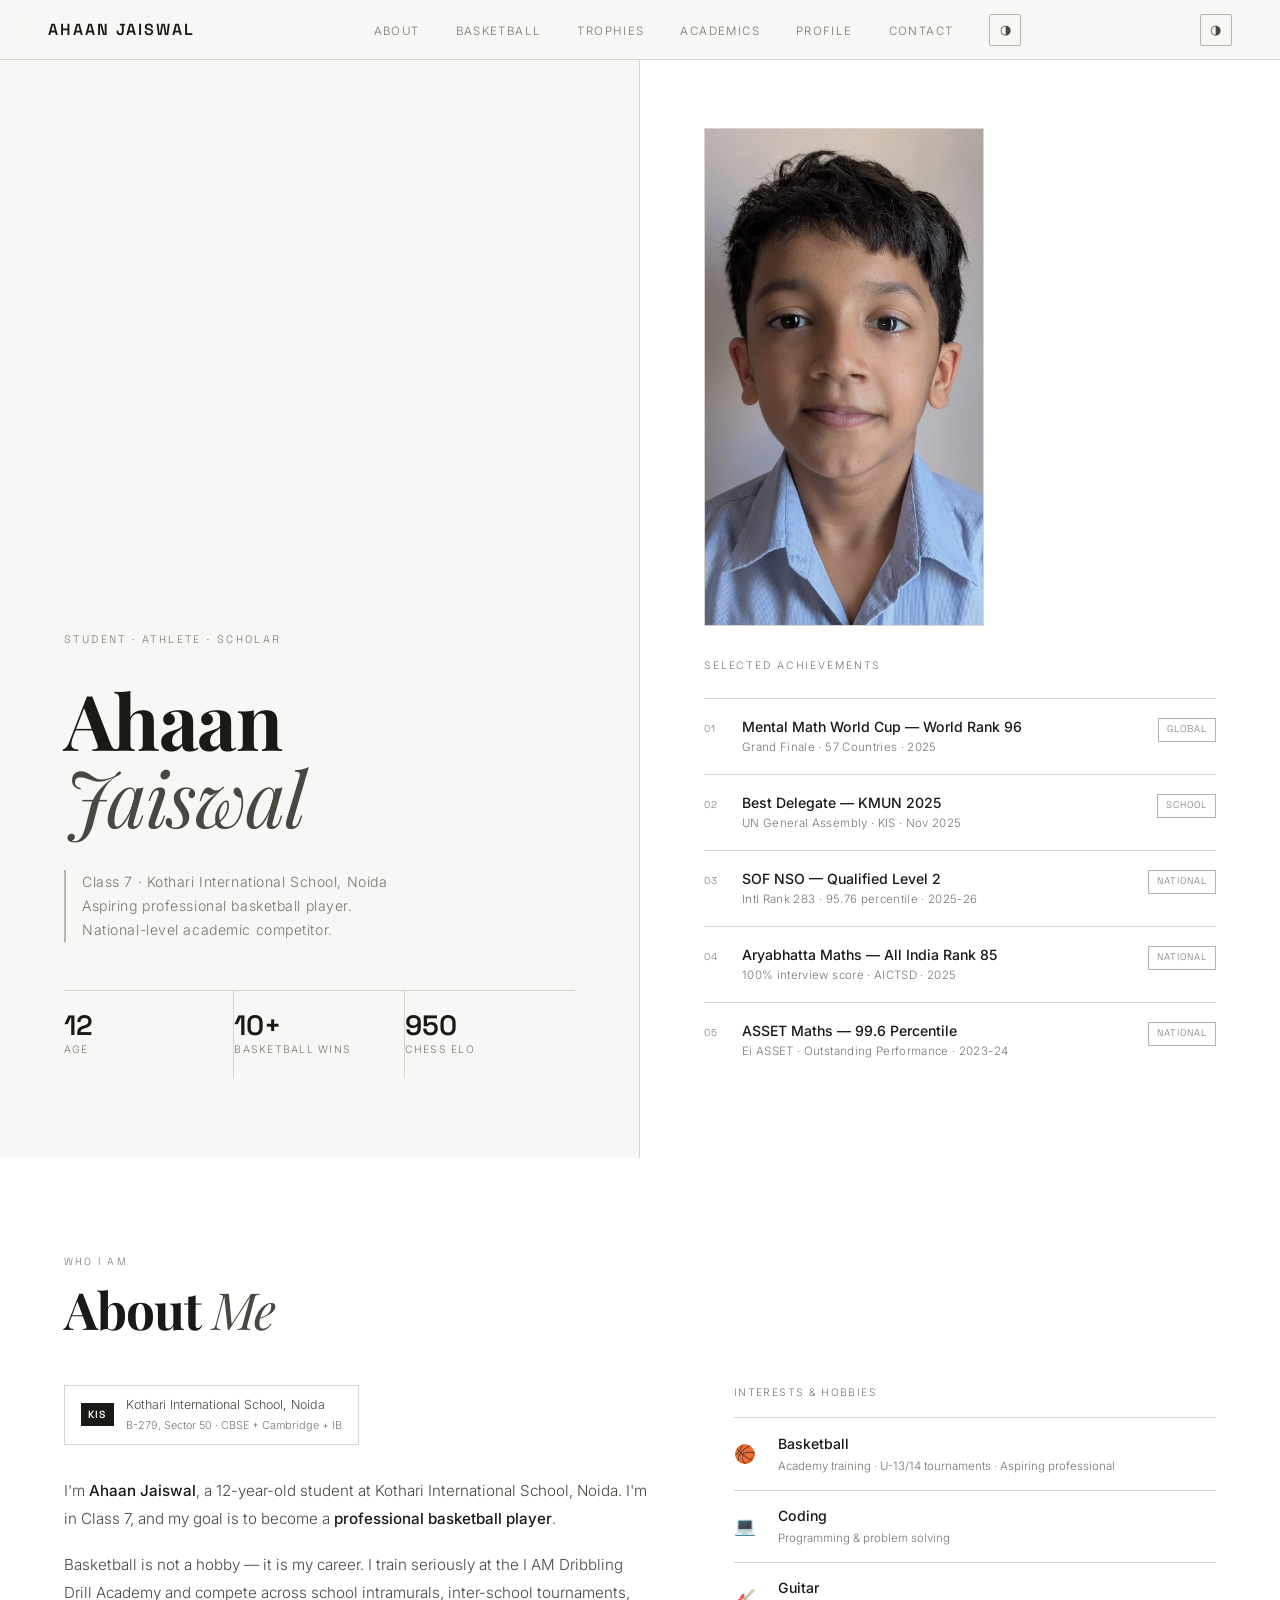
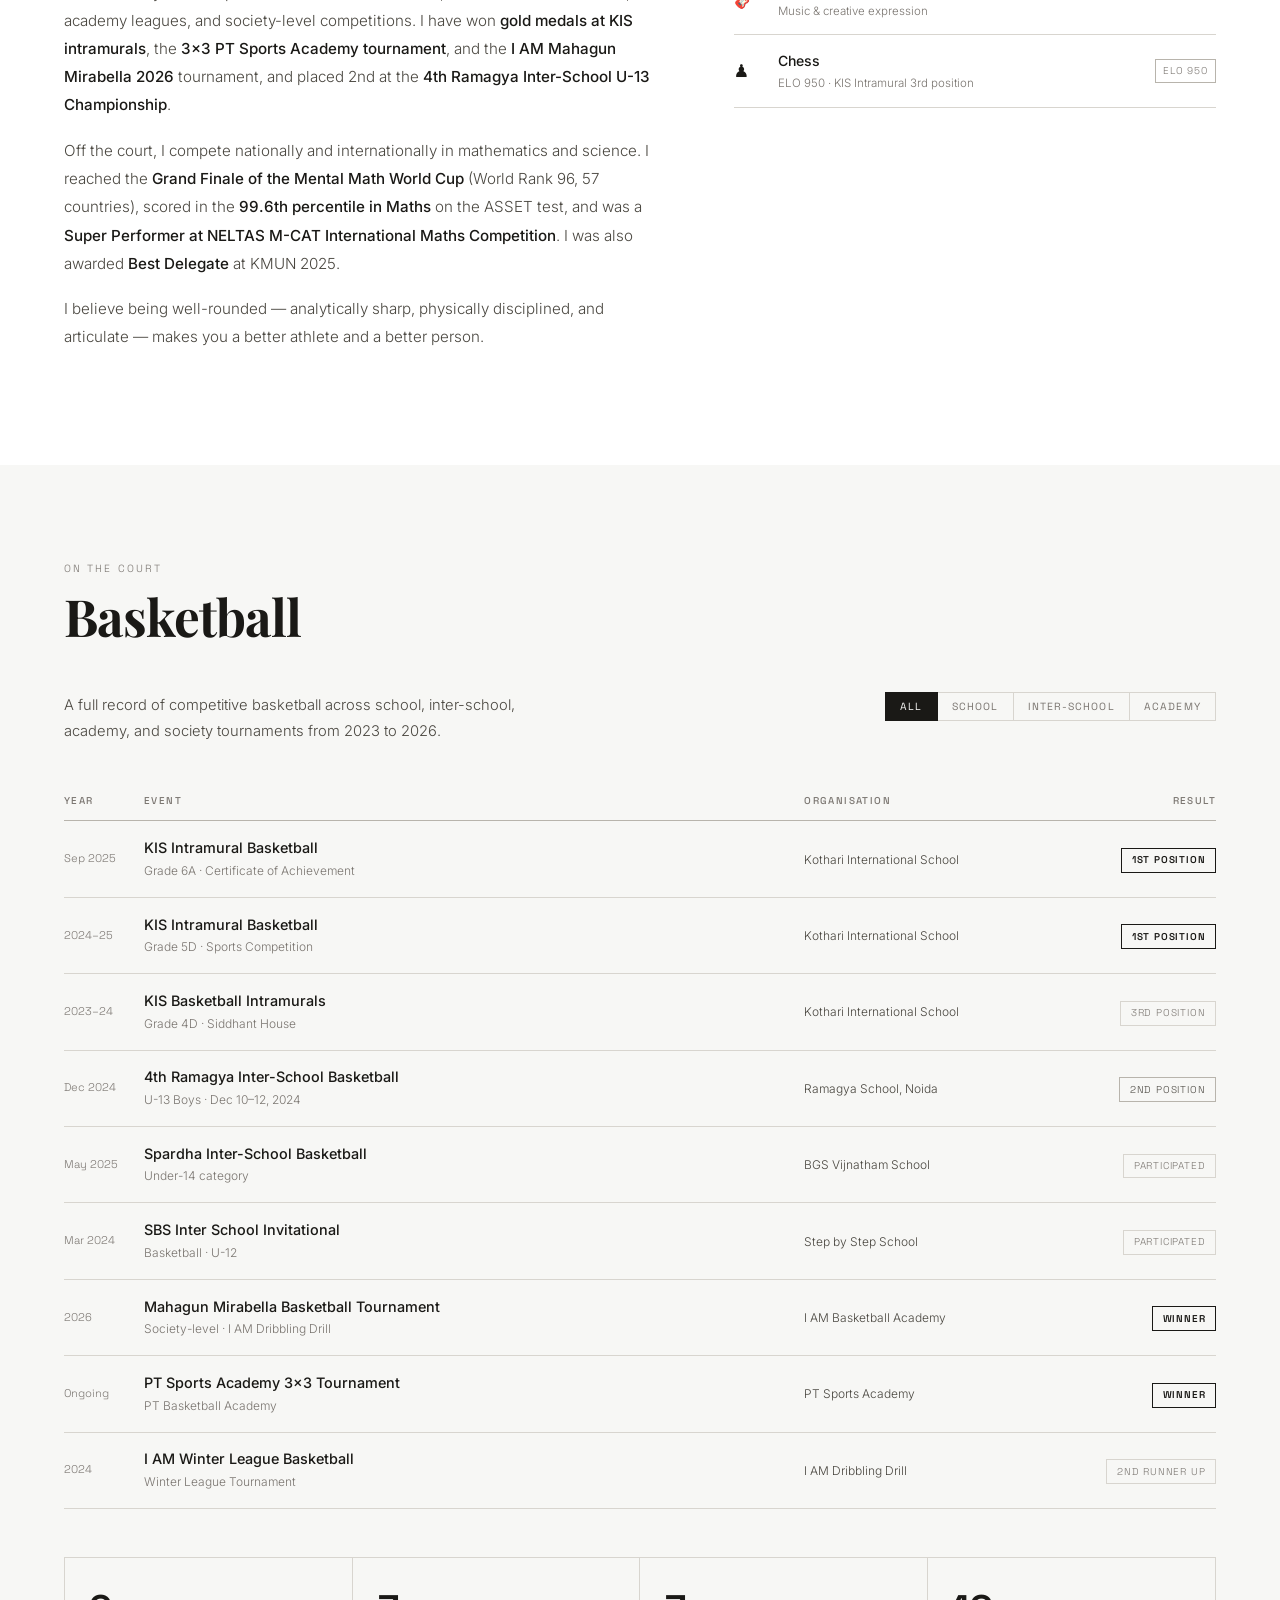
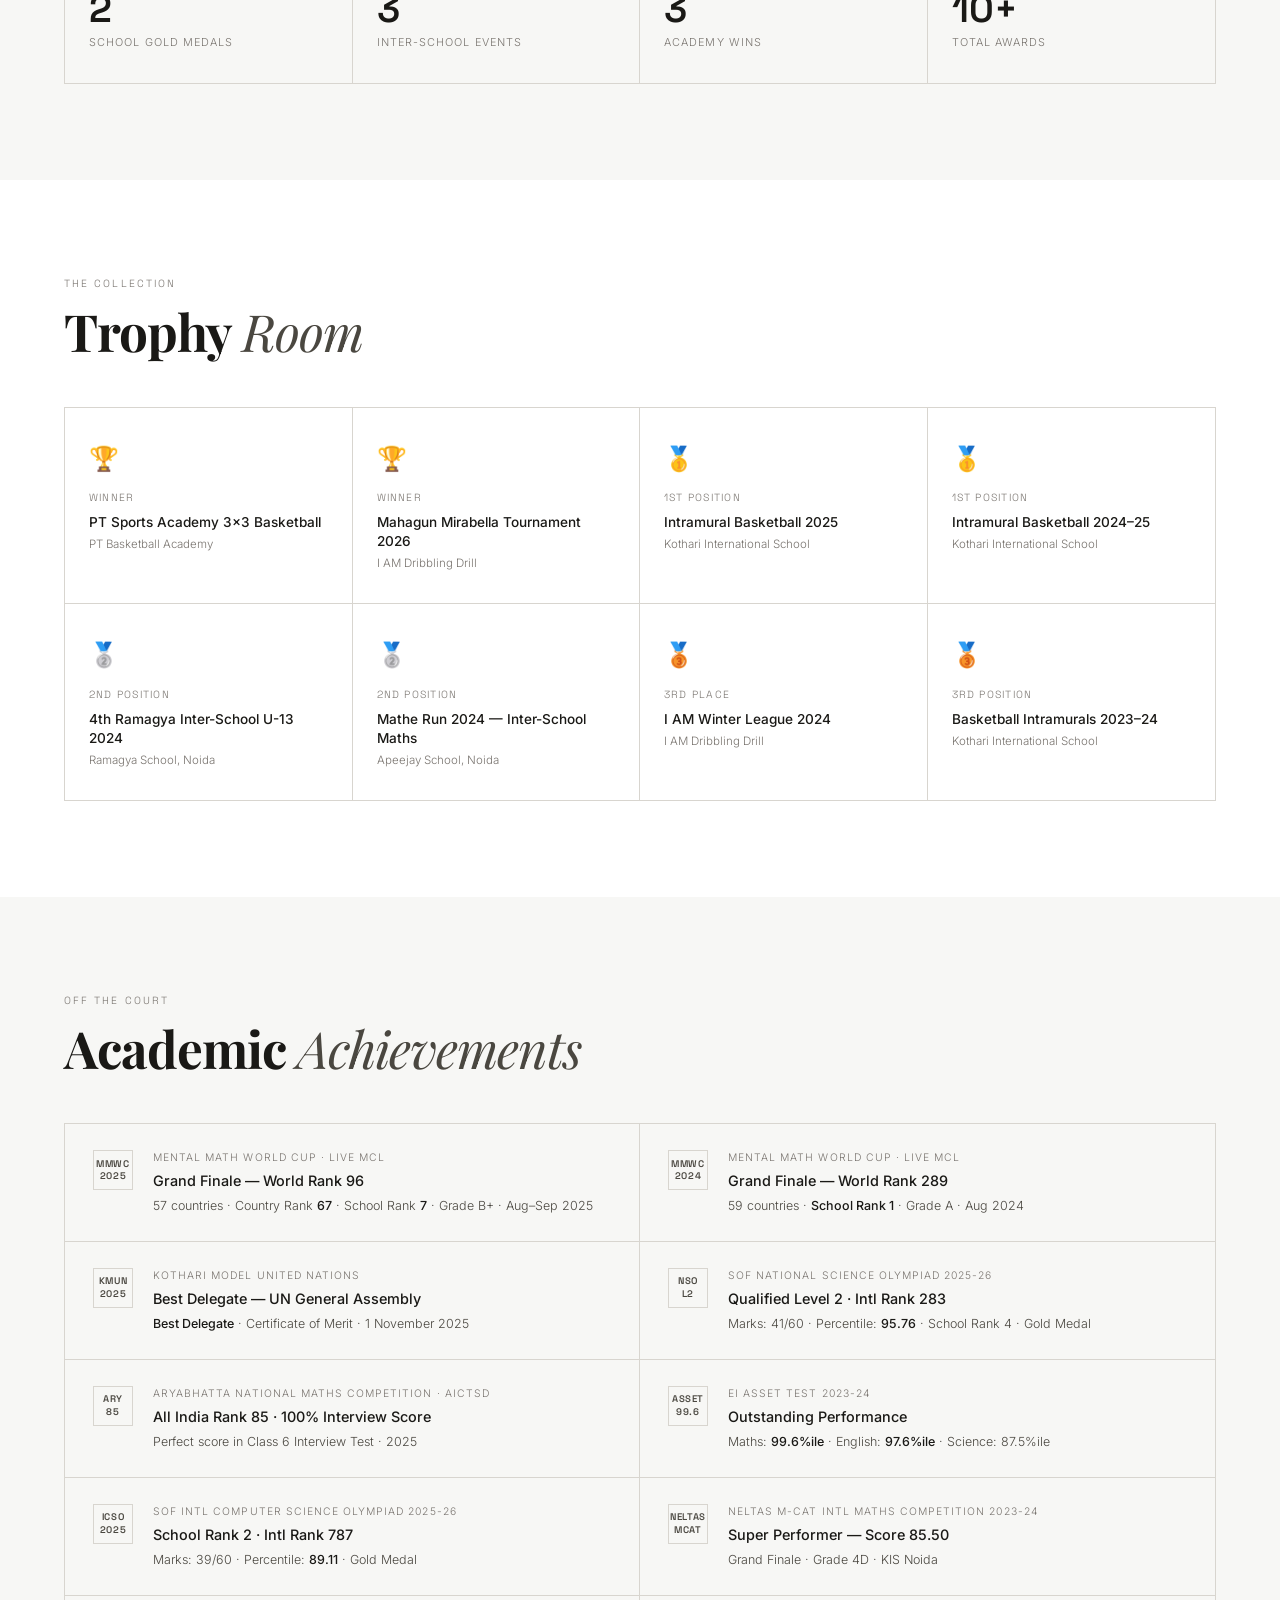
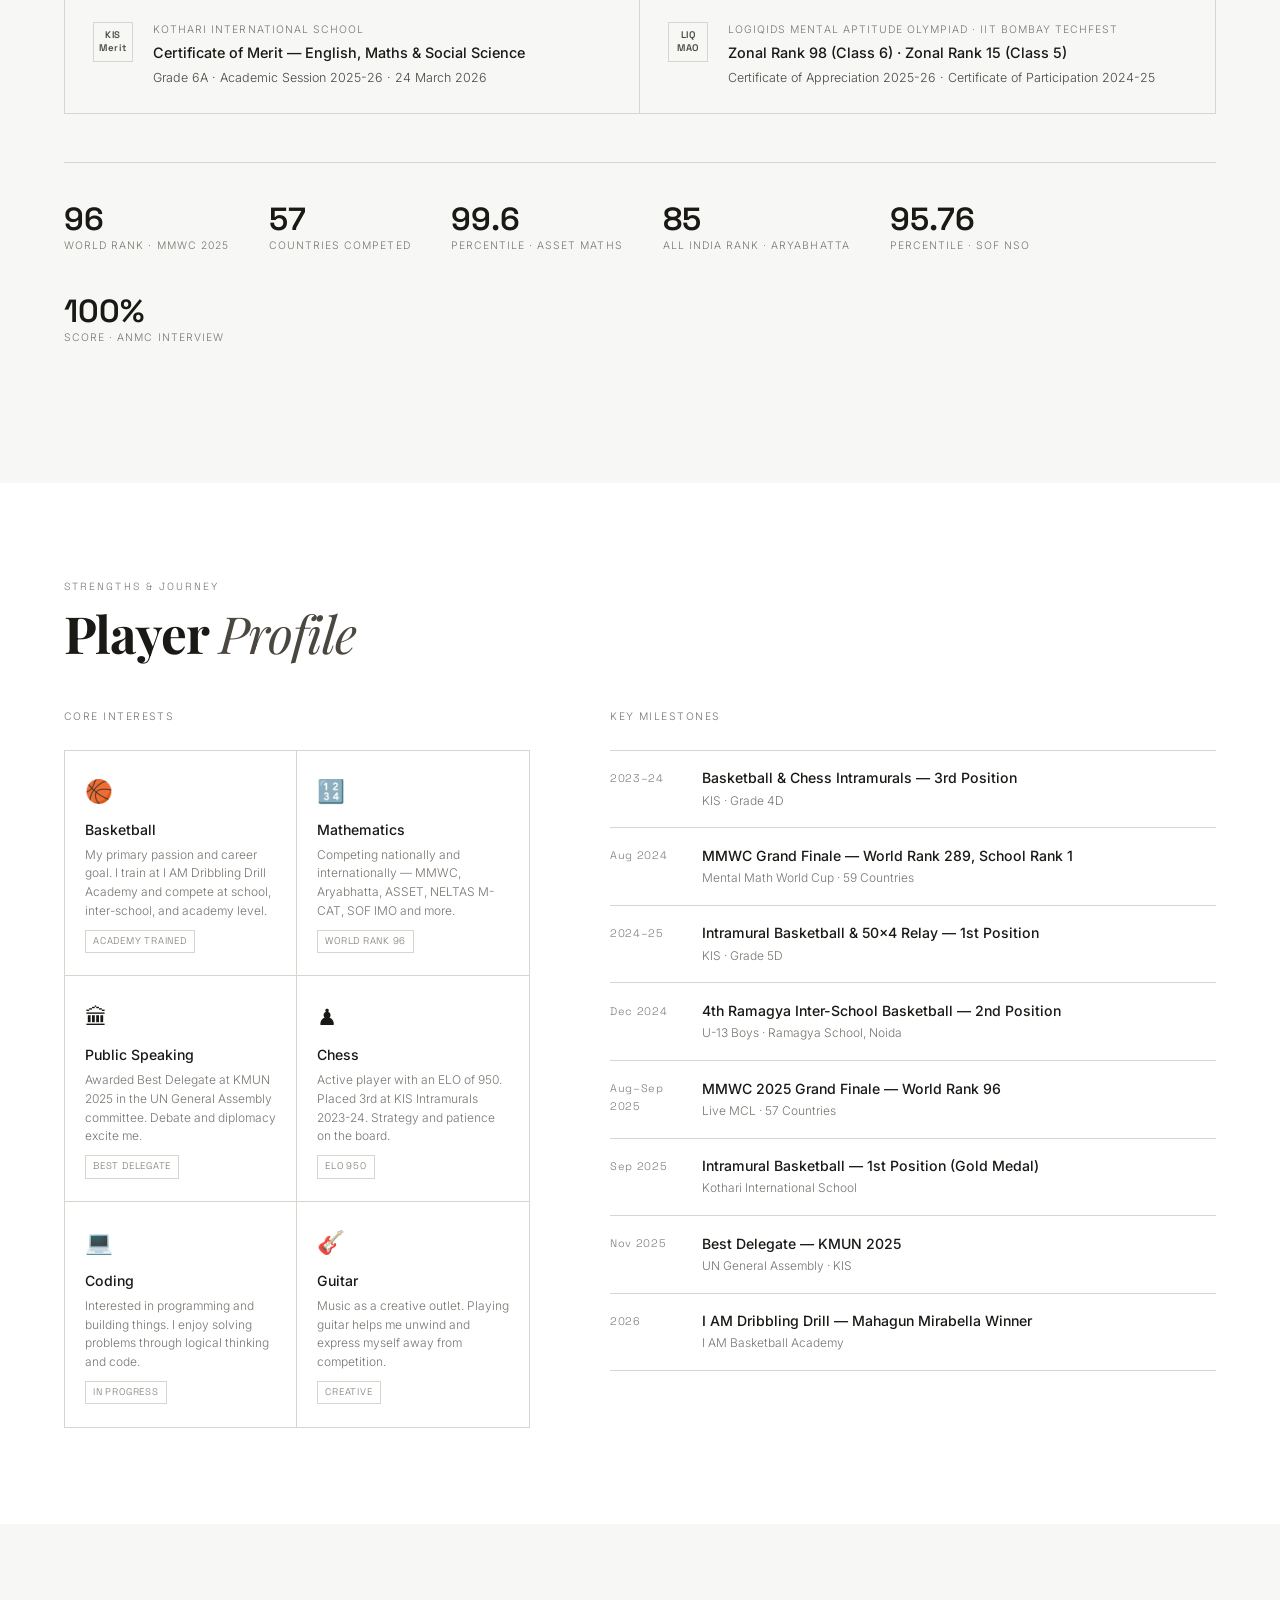
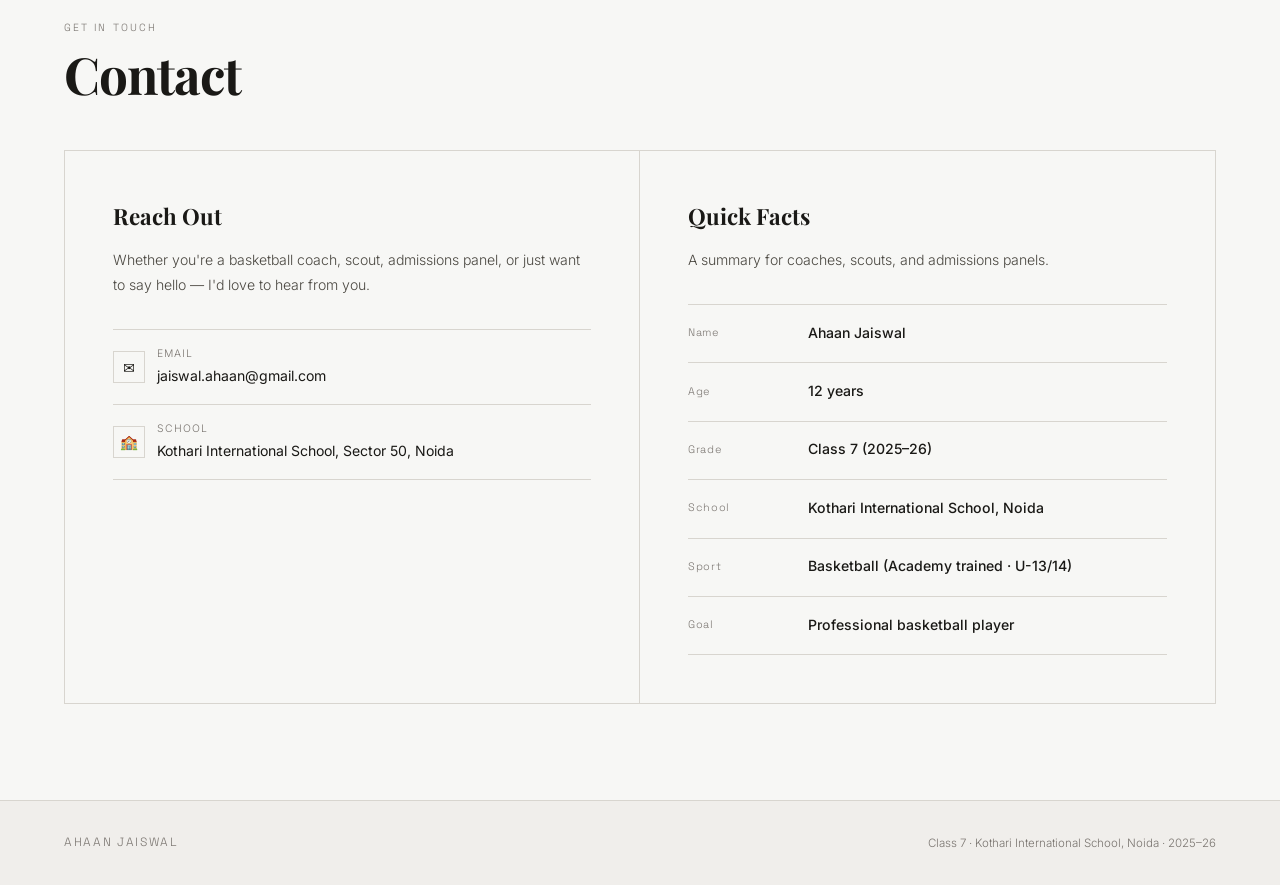
<file: index.html>
<!DOCTYPE html>
<html lang="en" data-theme="light">
<head>
<meta charset="UTF-8">
<meta name="viewport" content="width=device-width, initial-scale=1.0">
<title>Ahaan Jaiswal</title>
<link rel="preconnect" href="https://fonts.googleapis.com">
<link rel="preconnect" href="https://fonts.gstatic.com" crossorigin>
<link href="https://fonts.googleapis.com/css2?family=Inter:wght@300;400;500;600&family=Playfair+Display:ital,wght@0,700;1,400&family=Space+Grotesk:wght@300;400;500;600&display=swap" rel="stylesheet">
<style>

/* ─────────────────────────────────────────
   DESIGN TOKENS
───────────────────────────────────────── */
[data-theme="light"] {
  --bg:           #f7f7f5;
  --bg-2:         #ffffff;
  --bg-3:         #f0eeeb;
  --bg-4:         #e8e6e1;
  --line:         #d8d5cf;
  --line-strong:  #b8b4ac;
  --text-1:       #1a1916;
  --text-2:       #4a4740;
  --text-3:       #7a7570;
  --accent:       #1a1916;
  --accent-inv:   #f7f7f5;
  --ink:          #1a1916;
  --red:          #c0392b;
  --nav-bg:       rgba(247,247,245,0.92);
  --card-hover:   #fafaf8;
  --shadow-sm:    0 1px 3px rgba(0,0,0,0.06);
  --shadow-md:    0 4px 16px rgba(0,0,0,0.07);
  --toggle-icon:  "◐";
}
[data-theme="dark"] {
  --bg:           #111110;
  --bg-2:         #1c1b19;
  --bg-3:         #242320;
  --bg-4:         #2e2c28;
  --line:         #2e2c28;
  --line-strong:  #48453e;
  --text-1:       #f0eeeb;
  --text-2:       #c0bdb5;
  --text-3:       #7a7870;
  --accent:       #f0eeeb;
  --accent-inv:   #111110;
  --ink:          #f0eeeb;
  --red:          #e05a4a;
  --nav-bg:       rgba(17,17,16,0.92);
  --card-hover:   #222120;
  --shadow-sm:    0 1px 3px rgba(0,0,0,0.3);
  --shadow-md:    0 4px 16px rgba(0,0,0,0.4);
  --toggle-icon:  "○";
}

/* ─────────────────────────────────────────
   BASE
───────────────────────────────────────── */
*, *::before, *::after { margin:0; padding:0; box-sizing:border-box; }
html { scroll-behavior:smooth; font-size:16px; }
body {
  background: var(--bg);
  color: var(--text-1);
  font-family: 'Inter', system-ui, sans-serif;
  font-weight: 300;
  line-height: 1.6;
  overflow-x: hidden;
  transition: background .25s, color .25s;
  -webkit-font-smoothing: antialiased;
}
::selection { background: var(--text-1); color: var(--bg); }

/* ─────────────────────────────────────────
   NAV
───────────────────────────────────────── */
nav {
  position: fixed; top: 0; left: 0; right: 0; z-index: 200;
  height: 60px;
  display: flex; align-items: center; justify-content: space-between;
  padding: 0 3rem;
  background: var(--nav-bg);
  backdrop-filter: blur(20px) saturate(1.4);
  border-bottom: 1px solid var(--line);
  transition: background .25s;
}
.nav-logo {
  font-family: 'Space Grotesk', sans-serif;
  font-weight: 600; font-size: 1rem;
  letter-spacing: 0.12em; text-transform: uppercase;
  color: var(--text-1); text-decoration: none;
}
.nav-links {
  display: flex; gap: 2.25rem; list-style: none; align-items: center;
}
.nav-links a {
  font-size: 0.72rem; letter-spacing: 0.12em; text-transform: uppercase;
  color: var(--text-3); text-decoration: none;
  transition: color .15s;
}
.nav-links a:hover { color: var(--text-1); }

/* theme toggle */
.theme-btn {
  width: 32px; height: 32px;
  border: 1px solid var(--line-strong);
  background: transparent;
  color: var(--text-2);
  font-size: 0.8rem;
  cursor: pointer;
  display: flex; align-items: center; justify-content: center;
  transition: all .15s;
  border-radius: 2px;
}
.theme-btn:hover { background: var(--text-1); color: var(--bg); border-color: var(--text-1); }

/* burger */
.nav-burger {
  display: none; flex-direction: column; gap: 4px;
  background: none; border: none; cursor: pointer; padding: 4px;
}
.nav-burger span {
  display: block; width: 20px; height: 1.5px;
  background: var(--text-2); transition: all .25s;
}
.nav-mobile {
  display: none; position: fixed;
  top: 60px; left: 0; right: 0;
  background: var(--bg-2);
  border-bottom: 1px solid var(--line);
  z-index: 199; flex-direction: column;
  padding: 1.5rem 2rem 2rem;
  gap: 0;
}
.nav-mobile.open { display: flex; }
.nav-mobile a {
  font-size: 0.8rem; letter-spacing: 0.12em; text-transform: uppercase;
  color: var(--text-2); text-decoration: none;
  padding: 0.9rem 0;
  border-bottom: 1px solid var(--line);
}
.nav-mobile a:last-of-type { border-bottom: none; }

/* ─────────────────────────────────────────
   HERO
───────────────────────────────────────── */
.hero {
  min-height: 100vh;
  display: grid; grid-template-columns: 1fr 1fr;
  padding: 0;
}
.hero-left {
  display: flex; flex-direction: column; justify-content: flex-end;
  padding: 8rem 4rem 5rem;
  border-right: 1px solid var(--line);
}
.hero-right {
  display: flex; flex-direction: column; justify-content: flex-end;
  padding: 8rem 4rem 5rem;
  background: var(--bg-2);
}

.hero-kicker {
  font-family: 'Space Grotesk', sans-serif;
  font-size: 0.68rem; letter-spacing: 0.22em; text-transform: uppercase;
  color: var(--text-3); margin-bottom: 2rem;
}
h1.hero-name {
  font-family: 'Playfair Display', Georgia, serif;
  font-weight: 700;
  font-size: clamp(3.5rem, 6vw, 6rem);
  line-height: 1.0;
  color: var(--text-1);
  margin-bottom: 0.15em;
  letter-spacing: -0.02em;
}
h1.hero-name em {
  font-style: italic; font-weight: 400;
  color: var(--text-2);
}
.hero-sub {
  font-size: 0.88rem; color: var(--text-3);
  margin-top: 1.5rem; margin-bottom: 3rem;
  letter-spacing: 0.04em;
  border-left: 2px solid var(--line-strong);
  padding-left: 1rem;
  line-height: 1.7;
}

.hero-stats {
  display: grid; grid-template-columns: repeat(3, 1fr);
  gap: 0; border-top: 1px solid var(--line);
}
.stat {
  padding: 1.25rem 0;
  border-right: 1px solid var(--line);
}
.stat:last-child { border-right: none; }
.stat-num {
  font-family: 'Space Grotesk', sans-serif;
  font-size: 1.75rem; font-weight: 600;
  color: var(--text-1); line-height: 1;
  margin-bottom: 0.2rem;
}
.stat-label {
  font-size: 0.65rem; letter-spacing: 0.12em;
  text-transform: uppercase; color: var(--text-3);
}

/* right side achievement list */
.hero-achievement-list {
  display: flex; flex-direction: column; gap: 0;
  border-top: 1px solid var(--line);
  flex: 1; justify-content: flex-end;
  margin-top: auto;
}
.hero-ach-item {
  display: flex; align-items: baseline; gap: 1.25rem;
  padding: 1.1rem 0;
  border-bottom: 1px solid var(--line);
}
.hero-ach-item:last-child { border-bottom: none; }
.ach-index {
  font-family: 'Space Grotesk', sans-serif;
  font-size: 0.62rem; letter-spacing: 0.08em;
  color: var(--text-3); flex-shrink: 0; width: 18px;
}
.ach-body { min-width: 0; }
.ach-title {
  font-size: 0.88rem; font-weight: 500;
  color: var(--text-1); line-height: 1.35;
}
.ach-meta {
  font-size: 0.72rem; color: var(--text-3);
  margin-top: 0.15rem; letter-spacing: 0.03em;
}
.ach-tag {
  margin-left: auto; flex-shrink: 0;
  font-family: 'Space Grotesk', sans-serif;
  font-size: 0.6rem; letter-spacing: 0.1em;
  text-transform: uppercase; padding: 0.2rem 0.5rem;
  border: 1px solid var(--line-strong); color: var(--text-3);
  white-space: nowrap;
}
.hero-right-label {
  font-size: 0.65rem; letter-spacing: 0.18em;
  text-transform: uppercase; color: var(--text-3);
  margin-bottom: 1.5rem;
}

/* ─────────────────────────────────────────
   SECTION COMMON
───────────────────────────────────────── */
section { padding: 6rem 4rem; }
.s-eyebrow {
  font-family: 'Space Grotesk', sans-serif;
  font-size: 0.65rem; letter-spacing: 0.2em; text-transform: uppercase;
  color: var(--text-3); margin-bottom: 0.75rem;
}
h2.s-title {
  font-family: 'Playfair Display', Georgia, serif;
  font-size: clamp(2rem, 4vw, 3.2rem);
  font-weight: 700; line-height: 1.05;
  letter-spacing: -0.02em;
  color: var(--text-1);
  margin-bottom: 3rem;
}
h2.s-title em { font-style: italic; font-weight: 400; color: var(--text-2); }
.s-rule { width: 32px; height: 1px; background: var(--line-strong); margin: 1rem 0 3rem; }

/* ─────────────────────────────────────────
   ABOUT
───────────────────────────────────────── */
.about { background: var(--bg-2); }
.about-layout { display: grid; grid-template-columns: 1.1fr 0.9fr; gap: 5rem; align-items: start; }

.school-tag {
  display: inline-flex; align-items: center; gap: 0.75rem;
  border: 1px solid var(--line);
  padding: 0.6rem 1rem;
  margin-bottom: 2rem;
}
.school-tag-mark {
  font-family: 'Space Grotesk', sans-serif;
  font-size: 0.65rem; font-weight: 600; letter-spacing: 0.1em;
  background: var(--text-1); color: var(--bg);
  padding: 0.2rem 0.45rem;
}
.school-tag-text { font-size: 0.78rem; color: var(--text-2); }
.school-tag-sub { font-size: 0.68rem; color: var(--text-3); margin-top: 0.1rem; }

.about-body p {
  font-size: 0.95rem; color: var(--text-2); line-height: 1.85;
  margin-bottom: 1.1rem;
}
.about-body p strong { color: var(--text-1); font-weight: 500; }

.hobbies-list { display: flex; flex-direction: column; gap: 0; }
.hobby-row {
  display: flex; align-items: center; gap: 1rem;
  padding: 0.9rem 0;
  border-bottom: 1px solid var(--line);
}
.hobby-row:first-child { border-top: 1px solid var(--line); }
.hobby-icon { font-size: 1.1rem; width: 28px; flex-shrink: 0; }
.hobby-info { flex: 1; min-width: 0; }
.hobby-name { font-size: 0.88rem; font-weight: 500; color: var(--text-1); }
.hobby-sub  { font-size: 0.72rem; color: var(--text-3); margin-top: 0.1rem; }
.hobby-badge {
  font-family: 'Space Grotesk', sans-serif;
  font-size: 0.62rem; letter-spacing: 0.08em;
  border: 1px solid var(--line-strong);
  padding: 0.18rem 0.45rem; color: var(--text-3); flex-shrink: 0;
}

/* ─────────────────────────────────────────
   BASKETBALL
───────────────────────────────────────── */
.basketball { background: var(--bg); }
.bball-header {
  display: flex; align-items: flex-start; justify-content: space-between;
  gap: 2rem; margin-bottom: 3rem; flex-wrap: wrap;
}
.bball-intro { font-size: 0.92rem; color: var(--text-2); max-width: 520px; line-height: 1.8; }

.filter-group { display: flex; gap: 0; flex-wrap: wrap; }
.filter-btn {
  font-family: 'Space Grotesk', sans-serif;
  font-size: 0.65rem; letter-spacing: 0.1em; text-transform: uppercase;
  padding: 0.45rem 0.9rem;
  background: transparent; cursor: pointer;
  border: 1px solid var(--line); margin-left: -1px;
  color: var(--text-3); transition: all .15s;
}
.filter-btn:first-child { margin-left: 0; }
.filter-btn.active, .filter-btn:hover {
  background: var(--text-1); color: var(--bg); border-color: var(--text-1); z-index: 1;
}

.bball-table { width: 100%; border-collapse: collapse; }
.bball-table thead tr {
  border-bottom: 1px solid var(--line-strong);
}
.bball-table th {
  font-family: 'Space Grotesk', sans-serif;
  font-size: 0.62rem; letter-spacing: 0.14em; text-transform: uppercase;
  color: var(--text-3); font-weight: 500;
  padding: 0 1rem 0.75rem 0; text-align: left;
}
.bball-table th:last-child { text-align: right; padding-right: 0; }
.bball-table tbody tr {
  border-bottom: 1px solid var(--line);
  transition: background .12s;
}
.bball-table tbody tr:hover { background: var(--card-hover); }
.bball-table tbody tr.hidden { display: none; }
.bball-table td {
  padding: 1.05rem 1rem 1.05rem 0;
  vertical-align: middle;
}
.bball-table td:last-child { text-align: right; padding-right: 0; }
.td-year {
  font-family: 'Space Grotesk', sans-serif;
  font-size: 0.7rem; color: var(--text-3);
  white-space: nowrap; width: 80px;
}
.td-event {
  font-size: 0.9rem; font-weight: 500; color: var(--text-1);
  line-height: 1.35;
}
.td-context {
  font-size: 0.75rem; color: var(--text-3);
  margin-top: 0.2rem;
}
.td-org {
  font-size: 0.75rem; color: var(--text-2);
  width: 180px; white-space: nowrap;
  overflow: hidden; text-overflow: ellipsis;
}
.result-pill {
  display: inline-flex; align-items: center; gap: 0.35rem;
  font-family: 'Space Grotesk', sans-serif;
  font-size: 0.62rem; letter-spacing: 0.08em; text-transform: uppercase;
  padding: 0.22rem 0.6rem;
  border: 1px solid var(--line);
  color: var(--text-2); white-space: nowrap;
}
.pill-1st { border-color: var(--text-1); color: var(--text-1); font-weight: 600; }
.pill-2nd { border-color: var(--line-strong); color: var(--text-2); }
.pill-3rd { border-color: var(--line); color: var(--text-3); }
.pill-part { border-color: var(--line); color: var(--text-3); }

/* stats bar */
.bball-stats {
  display: grid; grid-template-columns: repeat(4, 1fr);
  border: 1px solid var(--line); margin-top: 3rem;
}
.bs-item {
  padding: 2rem 1.5rem;
  border-right: 1px solid var(--line);
}
.bs-item:last-child { border-right: none; }
.bs-num {
  font-family: 'Space Grotesk', sans-serif;
  font-size: 2.4rem; font-weight: 600;
  color: var(--text-1); line-height: 1;
  margin-bottom: 0.35rem;
}
.bs-label {
  font-size: 0.68rem; letter-spacing: 0.1em;
  text-transform: uppercase; color: var(--text-3);
}

/* ─────────────────────────────────────────
   TROPHY ROOM
───────────────────────────────────────── */
.trophies { background: var(--bg-2); }
.trophy-grid {
  display: grid; grid-template-columns: repeat(4, 1fr); gap: 0;
  border: 1px solid var(--line);
}
.trophy-cell {
  padding: 2rem 1.5rem;
  border-right: 1px solid var(--line);
  border-bottom: 1px solid var(--line);
  transition: background .15s;
}
.trophy-cell:hover { background: var(--bg-3); }
.trophy-cell:nth-child(4n) { border-right: none; }
.trophy-cell:nth-last-child(-n+4) { border-bottom: none; }
.trophy-medal { font-size: 1.5rem; margin-bottom: 0.75rem; }
.trophy-pos {
  font-family: 'Space Grotesk', sans-serif;
  font-size: 0.65rem; letter-spacing: 0.12em; text-transform: uppercase;
  color: var(--text-3); margin-bottom: 0.4rem;
}
.trophy-name { font-size: 0.85rem; font-weight: 500; color: var(--text-1); line-height: 1.4; margin-bottom: 0.25rem; }
.trophy-org  { font-size: 0.72rem; color: var(--text-3); line-height: 1.4; }

/* ─────────────────────────────────────────
   ACADEMICS
───────────────────────────────────────── */
.academics { background: var(--bg); }
.ac-grid {
  display: grid; grid-template-columns: repeat(2, 1fr); gap: 0;
  border: 1px solid var(--line);
}
.ac-card {
  display: flex; gap: 1.25rem; align-items: flex-start;
  padding: 1.6rem 1.75rem;
  border-right: 1px solid var(--line);
  border-bottom: 1px solid var(--line);
  transition: background .12s;
}
.ac-card:hover { background: var(--card-hover); }
.ac-card:nth-child(2n) { border-right: none; }
.ac-card:nth-last-child(-n+2) { border-bottom: none; }
.ac-badge {
  width: 40px; height: 40px; flex-shrink: 0;
  display: flex; align-items: center; justify-content: center;
  border: 1px solid var(--line);
  font-family: 'Space Grotesk', sans-serif;
  font-size: 0.6rem; font-weight: 600; letter-spacing: 0.06em;
  text-align: center; line-height: 1.3;
  color: var(--text-2);
}
.ac-org {
  font-size: 0.65rem; letter-spacing: 0.1em; text-transform: uppercase;
  color: var(--text-3); margin-bottom: 0.3rem;
}
.ac-name { font-size: 0.9rem; font-weight: 500; color: var(--text-1); line-height: 1.4; margin-bottom: 0.3rem; }
.ac-result { font-size: 0.78rem; color: var(--text-2); line-height: 1.55; }
.ac-hi { color: var(--text-1); font-weight: 500; }

.ac-numbers {
  display: flex; gap: 2.5rem; flex-wrap: wrap;
  padding: 2.5rem 0; border-top: 1px solid var(--line); margin-top: 3rem;
}
.an-item { }
.an-num {
  font-family: 'Space Grotesk', sans-serif;
  font-size: 2rem; font-weight: 600; color: var(--text-1); line-height: 1;
}
.an-label { font-size: 0.65rem; letter-spacing: 0.1em; text-transform: uppercase; color: var(--text-3); margin-top: 0.2rem; }

/* ─────────────────────────────────────────
   PROFILE
───────────────────────────────────────── */
.profile { background: var(--bg-2); }
.profile-layout { display: grid; grid-template-columns: 1fr 1.3fr; gap: 5rem; align-items: start; }

.skill-label { font-size: 0.65rem; letter-spacing: 0.14em; text-transform: uppercase; color: var(--text-3); margin-bottom: 1.5rem; }

/* interests grid */
.interests-grid { display: grid; grid-template-columns: 1fr 1fr; gap: 0; border: 1px solid var(--line); }
.interest-cell {
  padding: 1.4rem 1.25rem;
  border-right: 1px solid var(--line);
  border-bottom: 1px solid var(--line);
}
.interest-cell:nth-child(2n)   { border-right: none; }
.interest-cell:nth-last-child(-n+2) { border-bottom: none; }
.int-icon  { font-size: 1.4rem; margin-bottom: 0.6rem; }
.int-name  { font-size: 0.88rem; font-weight: 500; color: var(--text-1); margin-bottom: 0.3rem; }
.int-desc  { font-size: 0.75rem; color: var(--text-3); line-height: 1.55; }
.int-tag   {
  display: inline-block; margin-top: 0.6rem;
  font-family: 'Space Grotesk', sans-serif;
  font-size: 0.6rem; letter-spacing: 0.08em; text-transform: uppercase;
  border: 1px solid var(--line); padding: 0.18rem 0.45rem;
  color: var(--text-3);
}

.tl-list { display: flex; flex-direction: column; }
.tl-row {
  display: grid; grid-template-columns: 72px 1fr;
  gap: 1.25rem; padding: 1.1rem 0;
  border-bottom: 1px solid var(--line);
}
.tl-row:first-child { border-top: 1px solid var(--line); }
.tl-date {
  font-family: 'Space Grotesk', sans-serif;
  font-size: 0.68rem; color: var(--text-3);
  letter-spacing: 0.06em; padding-top: 0.1rem;
}
.tl-ev { font-size: 0.88rem; font-weight: 500; color: var(--text-1); line-height: 1.35; margin-bottom: 0.2rem; }
.tl-org { font-size: 0.75rem; color: var(--text-3); }

/* ─────────────────────────────────────────
   CONTACT
───────────────────────────────────────── */
.contact { background: var(--bg); }
.contact-layout { display: grid; grid-template-columns: 1fr 1fr; gap: 0; border: 1px solid var(--line); }
.contact-col { padding: 3rem; border-right: 1px solid var(--line); }
.contact-col:last-child { border-right: none; }
.contact-heading {
  font-family: 'Playfair Display', serif;
  font-size: 1.4rem; font-weight: 700;
  color: var(--text-1); margin-bottom: 0.75rem;
}
.contact-body { font-size: 0.88rem; color: var(--text-2); line-height: 1.8; margin-bottom: 2rem; }
.contact-link {
  display: flex; align-items: center; gap: 0.75rem;
  padding: 1rem 0; border-bottom: 1px solid var(--line);
  text-decoration: none; color: inherit; transition: background .12s;
}
.contact-link:first-of-type { border-top: 1px solid var(--line); }
.contact-link:hover .cl-label { color: var(--text-1); }
.cl-icon { width: 32px; height: 32px; border: 1px solid var(--line); display: flex; align-items: center; justify-content: center; font-size: 0.9rem; flex-shrink: 0; }
.cl-label { font-size: 0.65rem; letter-spacing: 0.1em; text-transform: uppercase; color: var(--text-3); margin-bottom: 0.15rem; transition: color .12s; }
.cl-value { font-size: 0.88rem; color: var(--text-1); font-weight: 400; }

/* ─────────────────────────────────────────
   FOOTER
───────────────────────────────────────── */
footer {
  background: var(--bg-3);
  border-top: 1px solid var(--line);
  padding: 2rem 4rem;
  display: flex; justify-content: space-between; align-items: center;
  flex-wrap: wrap; gap: 0.75rem;
}
.footer-name {
  font-family: 'Space Grotesk', sans-serif;
  font-size: 0.75rem; letter-spacing: 0.14em;
  text-transform: uppercase; color: var(--text-3);
}
.footer-note { font-size: 0.72rem; color: var(--text-3); }

/* ─────────────────────────────────────────
   PHOTO BLOCK
───────────────────────────────────────── */
.hero-photo-wrap {
  position: relative;
  width: 100%;
  aspect-ratio: 9/16;
  max-width: 280px;
  overflow: hidden;
  border: 1px solid var(--line);
  margin-bottom: 2rem;
  flex-shrink: 0;
}
.hero-photo-wrap img {
  width: 100%; height: 100%;
  object-fit: cover; object-position: center top;
  display: block;
}
.hero-photo-placeholder {
  width: 100%; height: 100%;
  display: flex; flex-direction: column;
  align-items: center; justify-content: center; gap: 0.5rem;
  color: var(--text-3);
}
.hero-photo-placeholder span:first-child { font-size: 2.5rem; }
.hero-photo-placeholder span:last-child  { font-size: 0.72rem; letter-spacing: 0.12em; text-transform: uppercase; }

/* ─────────────────────────────────────────
   RESPONSIVE
───────────────────────────────────────── */

/* ≤1080px — medium screens */
@media (max-width: 1080px) {
  .trophy-grid { grid-template-columns: repeat(2, 1fr); }
  .trophy-cell:nth-child(2n)          { border-right: none; }
  .trophy-cell:nth-child(4n)          { border-right: 1px solid var(--line); }
  .trophy-cell:nth-last-child(-n+2)   { border-bottom: none; }
  .trophy-cell:nth-last-child(-n+4)   { border-bottom: 1px solid var(--line); }
}

/* ≤900px — tablet / mobile */
@media (max-width: 900px) {
  nav { padding: 0 1.5rem; }
  .nav-links { display: none; }
  .nav-burger { display: flex; }

  /* hero stacks vertically */
  .hero { grid-template-columns: 1fr; min-height: auto; }
  .hero-left  { padding: 7rem 1.75rem 3rem; border-right: none; border-bottom: 1px solid var(--line); }
  .hero-right { padding: 3rem 1.75rem; justify-content: flex-start; }

  /* photo shrinks but stays portrait */
  .hero-photo-wrap { max-width: 180px; aspect-ratio: 9/16; }

  section { padding: 4rem 1.75rem; }
  .about-layout    { grid-template-columns: 1fr; gap: 3rem; }
  .bball-header    { flex-direction: column; gap: 1.5rem; }
  .bball-table .td-org { display: none; }
  .bball-stats     { grid-template-columns: repeat(2, 1fr); }
  .bs-item:nth-child(2) { border-right: none; }
  .bs-item:nth-child(3) { border-top: 1px solid var(--line); }

  /* trophy grid already 2-col from 1080, keep it */
  .trophy-grid { grid-template-columns: repeat(2, 1fr); }
  .trophy-cell:nth-child(2n)        { border-right: none; }
  .trophy-cell:nth-child(4n)        { border-right: none; }
  .trophy-cell:nth-last-child(-n+2) { border-bottom: none; }
  .trophy-cell:nth-last-child(-n+4) { border-bottom: 1px solid var(--line); }

  .ac-grid  { grid-template-columns: 1fr; }
  .ac-card  { border-right: none; }
  .ac-card:nth-last-child(-n+2) { border-bottom: 1px solid var(--line); }
  .ac-card:last-child { border-bottom: none; }

  .profile-layout  { grid-template-columns: 1fr; gap: 3rem; }
  .interests-grid  { grid-template-columns: 1fr 1fr; }

  .contact-layout { grid-template-columns: 1fr; }
  .contact-col    { border-right: none; border-bottom: 1px solid var(--line); }
  .contact-col:last-child { border-bottom: none; }

  footer { padding: 1.5rem; flex-direction: column; text-align: center; }
}

/* ≤600px — small phones */
@media (max-width: 600px) {
  h1.hero-name { font-size: 2.8rem; }
  .hero-stats  { grid-template-columns: repeat(3, 1fr); }
  .stat { padding: 1rem 0; }
  .stat-num { font-size: 1.4rem; }

  .hero-photo-wrap { max-width: 140px; }

  section { padding: 3.5rem 1.25rem; }

  .trophy-grid { grid-template-columns: 1fr 1fr; }
  .trophy-cell { padding: 1.2rem 0.9rem; }

  .bball-stats { grid-template-columns: repeat(2, 1fr); }
  .bs-item { padding: 1.25rem 1rem; }
  .bs-num  { font-size: 1.8rem; }

  .interests-grid { grid-template-columns: 1fr; }
  .interest-cell:nth-child(2n)         { border-right: 1px solid var(--line); }
  .interest-cell:nth-last-child(-n+2)  { border-bottom: 1px solid var(--line); }
  .interest-cell:last-child            { border-bottom: none; }

  .ac-numbers { gap: 1.25rem; }
  .an-num     { font-size: 1.6rem; }

  .filter-btn { font-size: 0.6rem; padding: 0.38rem 0.65rem; }

  .bball-table th:nth-child(3),
  .bball-table td:nth-child(3) { display: none; }
}
</style>
</head>
<body>

<!-- NAV -->
<nav>
  <a href="#" class="nav-logo">Ahaan Jaiswal</a>
  <ul class="nav-links">
    <li><a href="#about">About</a></li>
    <li><a href="#basketball">Basketball</a></li>
    <li><a href="#trophies">Trophies</a></li>
    <li><a href="#academics">Academics</a></li>
    <li><a href="#profile">Profile</a></li>
    <li><a href="#contact">Contact</a></li>
    <li><button class="theme-btn" id="themeBtn" aria-label="Toggle theme">◐</button></li>
  </ul>
  <div style="display:flex;align-items:center;gap:0.6rem;">
    <button class="theme-btn" id="themeBtnMob" aria-label="Toggle theme">◐</button>
    <button class="nav-burger" id="burgerBtn" aria-label="Menu">
      <span></span><span></span><span></span>
    </button>
  </div>
</nav>
<div class="nav-mobile" id="mobileMenu">
  <a href="#about"       onclick="closeMob()">About</a>
  <a href="#basketball"  onclick="closeMob()">Basketball</a>
  <a href="#trophies"    onclick="closeMob()">Trophies</a>
  <a href="#academics"   onclick="closeMob()">Academics</a>
  <a href="#profile"     onclick="closeMob()">Profile</a>
  <a href="#contact"     onclick="closeMob()">Contact</a>
</div>

<!-- HERO -->
<section class="hero" id="home">
  <div class="hero-left">
    <div class="hero-kicker">Student · Athlete · Scholar</div>
    <h1 class="hero-name">Ahaan<br><em>Jaiswal</em></h1>
    <p class="hero-sub">
      Class 7 · Kothari International School, Noida<br>
      Aspiring professional basketball player.<br>
      National-level academic competitor.
    </p>
    <div class="hero-stats">
      <div class="stat">
        <div class="stat-num">12</div>
        <div class="stat-label">Age</div>
      </div>
      <div class="stat">
        <div class="stat-num">10+</div>
        <div class="stat-label">Basketball wins</div>
      </div>
      <div class="stat">
        <div class="stat-num">950</div>
        <div class="stat-label">Chess ELO</div>
      </div>
    </div>
  </div>
  <div class="hero-right">
    <div class="hero-photo-wrap" id="heroPhotoWrap">
      <img src="[data-uri]" alt="Ahaan Jaiswal">
    </div>
    <div class="hero-right-label">Selected achievements</div>
    <div class="hero-achievement-list">
      <div class="hero-ach-item">
        <span class="ach-index">01</span>
        <div class="ach-body">
          <div class="ach-title">Mental Math World Cup — World Rank 96</div>
          <div class="ach-meta">Grand Finale · 57 Countries · 2025</div>
        </div>
        <span class="ach-tag">Global</span>
      </div>
      <div class="hero-ach-item">
        <span class="ach-index">02</span>
        <div class="ach-body">
          <div class="ach-title">Best Delegate — KMUN 2025</div>
          <div class="ach-meta">UN General Assembly · KIS · Nov 2025</div>
        </div>
        <span class="ach-tag">School</span>
      </div>
      <div class="hero-ach-item">
        <span class="ach-index">03</span>
        <div class="ach-body">
          <div class="ach-title">SOF NSO — Qualified Level 2</div>
          <div class="ach-meta">Intl Rank 283 · 95.76 percentile · 2025-26</div>
        </div>
        <span class="ach-tag">National</span>
      </div>
      <div class="hero-ach-item">
        <span class="ach-index">04</span>
        <div class="ach-body">
          <div class="ach-title">Aryabhatta Maths — All India Rank 85</div>
          <div class="ach-meta">100% interview score · AICTSD · 2025</div>
        </div>
        <span class="ach-tag">National</span>
      </div>
      <div class="hero-ach-item">
        <span class="ach-index">05</span>
        <div class="ach-body">
          <div class="ach-title">ASSET Maths — 99.6 Percentile</div>
          <div class="ach-meta">Ei ASSET · Outstanding Performance · 2023-24</div>
        </div>
        <span class="ach-tag">National</span>
      </div>
    </div>
  </div>
</section>

<!-- ABOUT -->
<section class="about" id="about">
  <div class="s-eyebrow">Who I Am</div>
  <h2 class="s-title">About <em>Me</em></h2>
  <div class="about-layout">
    <div>
      <div class="school-tag">
        <span class="school-tag-mark">KIS</span>
        <div>
          <div class="school-tag-text">Kothari International School, Noida</div>
          <div class="school-tag-sub">B-279, Sector 50 · CBSE + Cambridge + IB</div>
        </div>
      </div>
      <div class="about-body">
        <p>I'm <strong>Ahaan Jaiswal</strong>, a 12-year-old student at Kothari International School, Noida. I'm in Class 7, and my goal is to become a <strong>professional basketball player</strong>.</p>
        <p>Basketball is not a hobby — it is my career. I train seriously at the I AM Dribbling Drill Academy and compete across school intramurals, inter-school tournaments, academy leagues, and society-level competitions. I have won <strong>gold medals at KIS intramurals</strong>, the <strong>3x3 PT Sports Academy tournament</strong>, and the <strong>I AM Mahagun Mirabella 2026</strong> tournament, and placed 2nd at the <strong>4th Ramagya Inter-School U-13 Championship</strong>.</p>
        <p>Off the court, I compete nationally and internationally in mathematics and science. I reached the <strong>Grand Finale of the Mental Math World Cup</strong> (World Rank 96, 57 countries), scored in the <strong>99.6th percentile in Maths</strong> on the ASSET test, and was a <strong>Super Performer at NELTAS M-CAT International Maths Competition</strong>. I was also awarded <strong>Best Delegate</strong> at KMUN 2025.</p>
        <p>I believe being well-rounded — analytically sharp, physically disciplined, and articulate — makes you a better athlete and a better person.</p>
      </div>
    </div>
    <div>
      <div class="skill-label" style="margin-bottom:1rem;">Interests &amp; Hobbies</div>
      <div class="hobbies-list">
        <div class="hobby-row">
          <span class="hobby-icon">🏀</span>
          <div class="hobby-info">
            <div class="hobby-name">Basketball</div>
            <div class="hobby-sub">Academy training · U-13/14 tournaments · Aspiring professional</div>
          </div>
        </div>
        <div class="hobby-row">
          <span class="hobby-icon">💻</span>
          <div class="hobby-info">
            <div class="hobby-name">Coding</div>
            <div class="hobby-sub">Programming &amp; problem solving</div>
          </div>
        </div>
        <div class="hobby-row">
          <span class="hobby-icon">🎸</span>
          <div class="hobby-info">
            <div class="hobby-name">Guitar</div>
            <div class="hobby-sub">Music &amp; creative expression</div>
          </div>
        </div>
        <div class="hobby-row">
          <span class="hobby-icon">♟</span>
          <div class="hobby-info">
            <div class="hobby-name">Chess</div>
            <div class="hobby-sub">ELO 950 · KIS Intramural 3rd position</div>
          </div>
          <span class="hobby-badge">ELO 950</span>
        </div>
      </div>
    </div>
  </div>
</section>

<!-- BASKETBALL -->
<section class="basketball" id="basketball">
  <div class="s-eyebrow">On the Court</div>
  <h2 class="s-title">Basketball</h2>
  <div class="bball-header">
    <p class="bball-intro">A full record of competitive basketball across school, inter-school, academy, and society tournaments from 2023 to 2026.</p>
    <div class="filter-group">
      <button class="filter-btn active" onclick="bbF('all',this)">All</button>
      <button class="filter-btn" onclick="bbF('school',this)">School</button>
      <button class="filter-btn" onclick="bbF('inter',this)">Inter-School</button>
      <button class="filter-btn" onclick="bbF('academy',this)">Academy</button>
    </div>
  </div>

  <table class="bball-table">
    <thead>
      <tr>
        <th>Year</th>
        <th>Event</th>
        <th>Organisation</th>
        <th>Result</th>
      </tr>
    </thead>
    <tbody>
      <tr data-bb="school">
        <td class="td-year">Sep 2025</td>
        <td><div class="td-event">KIS Intramural Basketball</div><div class="td-context">Grade 6A · Certificate of Achievement</div></td>
        <td class="td-org">Kothari International School</td>
        <td><span class="result-pill pill-1st">1st Position</span></td>
      </tr>
      <tr data-bb="school">
        <td class="td-year">2024–25</td>
        <td><div class="td-event">KIS Intramural Basketball</div><div class="td-context">Grade 5D · Sports Competition</div></td>
        <td class="td-org">Kothari International School</td>
        <td><span class="result-pill pill-1st">1st Position</span></td>
      </tr>
      <tr data-bb="school">
        <td class="td-year">2023–24</td>
        <td><div class="td-event">KIS Basketball Intramurals</div><div class="td-context">Grade 4D · Siddhant House</div></td>
        <td class="td-org">Kothari International School</td>
        <td><span class="result-pill pill-3rd">3rd Position</span></td>
      </tr>
      <tr data-bb="inter">
        <td class="td-year">Dec 2024</td>
        <td><div class="td-event">4th Ramagya Inter-School Basketball</div><div class="td-context">U-13 Boys · Dec 10–12, 2024</div></td>
        <td class="td-org">Ramagya School, Noida</td>
        <td><span class="result-pill pill-2nd">2nd Position</span></td>
      </tr>
      <tr data-bb="inter">
        <td class="td-year">May 2025</td>
        <td><div class="td-event">Spardha Inter-School Basketball</div><div class="td-context">Under-14 category</div></td>
        <td class="td-org">BGS Vijnatham School</td>
        <td><span class="result-pill pill-part">Participated</span></td>
      </tr>
      <tr data-bb="inter">
        <td class="td-year">Mar 2024</td>
        <td><div class="td-event">SBS Inter School Invitational</div><div class="td-context">Basketball · U-12</div></td>
        <td class="td-org">Step by Step School</td>
        <td><span class="result-pill pill-part">Participated</span></td>
      </tr>
      <tr data-bb="academy">
        <td class="td-year">2026</td>
        <td><div class="td-event">Mahagun Mirabella Basketball Tournament</div><div class="td-context">Society-level · I AM Dribbling Drill</div></td>
        <td class="td-org">I AM Basketball Academy</td>
        <td><span class="result-pill pill-1st">Winner</span></td>
      </tr>
      <tr data-bb="academy">
        <td class="td-year">Ongoing</td>
        <td><div class="td-event">PT Sports Academy 3×3 Tournament</div><div class="td-context">PT Basketball Academy</div></td>
        <td class="td-org">PT Sports Academy</td>
        <td><span class="result-pill pill-1st">Winner</span></td>
      </tr>
      <tr data-bb="academy">
        <td class="td-year">2024</td>
        <td><div class="td-event">I AM Winter League Basketball</div><div class="td-context">Winter League Tournament</div></td>
        <td class="td-org">I AM Dribbling Drill</td>
        <td><span class="result-pill pill-3rd">2nd Runner Up</span></td>
      </tr>
    </tbody>
  </table>

  <div class="bball-stats">
    <div class="bs-item">
      <div class="bs-num">2</div>
      <div class="bs-label">School gold medals</div>
    </div>
    <div class="bs-item">
      <div class="bs-num">3</div>
      <div class="bs-label">Inter-school events</div>
    </div>
    <div class="bs-item">
      <div class="bs-num">3</div>
      <div class="bs-label">Academy wins</div>
    </div>
    <div class="bs-item">
      <div class="bs-num">10+</div>
      <div class="bs-label">Total awards</div>
    </div>
  </div>
</section>

<!-- TROPHY ROOM -->
<section class="trophies" id="trophies">
  <div class="s-eyebrow">The Collection</div>
  <h2 class="s-title">Trophy <em>Room</em></h2>
  <div class="trophy-grid">
    <div class="trophy-cell">
      <div class="trophy-medal">🏆</div>
      <div class="trophy-pos">Winner</div>
      <div class="trophy-name">PT Sports Academy 3×3 Basketball</div>
      <div class="trophy-org">PT Basketball Academy</div>
    </div>
    <div class="trophy-cell">
      <div class="trophy-medal">🏆</div>
      <div class="trophy-pos">Winner</div>
      <div class="trophy-name">Mahagun Mirabella Tournament 2026</div>
      <div class="trophy-org">I AM Dribbling Drill</div>
    </div>
    <div class="trophy-cell">
      <div class="trophy-medal">🥇</div>
      <div class="trophy-pos">1st Position</div>
      <div class="trophy-name">Intramural Basketball 2025</div>
      <div class="trophy-org">Kothari International School</div>
    </div>
    <div class="trophy-cell">
      <div class="trophy-medal">🥇</div>
      <div class="trophy-pos">1st Position</div>
      <div class="trophy-name">Intramural Basketball 2024–25</div>
      <div class="trophy-org">Kothari International School</div>
    </div>
    <div class="trophy-cell">
      <div class="trophy-medal">🥈</div>
      <div class="trophy-pos">2nd Position</div>
      <div class="trophy-name">4th Ramagya Inter-School U-13 2024</div>
      <div class="trophy-org">Ramagya School, Noida</div>
    </div>
    <div class="trophy-cell">
      <div class="trophy-medal">🥈</div>
      <div class="trophy-pos">2nd Position</div>
      <div class="trophy-name">Mathe Run 2024 — Inter-School Maths</div>
      <div class="trophy-org">Apeejay School, Noida</div>
    </div>
    <div class="trophy-cell">
      <div class="trophy-medal">🥉</div>
      <div class="trophy-pos">3rd Place</div>
      <div class="trophy-name">I AM Winter League 2024</div>
      <div class="trophy-org">I AM Dribbling Drill</div>
    </div>
    <div class="trophy-cell">
      <div class="trophy-medal">🥉</div>
      <div class="trophy-pos">3rd Position</div>
      <div class="trophy-name">Basketball Intramurals 2023–24</div>
      <div class="trophy-org">Kothari International School</div>
    </div>
  </div>
</section>

<!-- ACADEMICS -->
<section class="academics" id="academics">
  <div class="s-eyebrow">Off the Court</div>
  <h2 class="s-title">Academic <em>Achievements</em></h2>
  <div class="ac-grid">
    <div class="ac-card">
      <div class="ac-badge">MMWC<br>2025</div>
      <div>
        <div class="ac-org">Mental Math World Cup · Live MCL</div>
        <div class="ac-name">Grand Finale — World Rank 96</div>
        <div class="ac-result">57 countries · Country Rank <span class="ac-hi">67</span> · School Rank <span class="ac-hi">7</span> · Grade B+ · Aug–Sep 2025</div>
      </div>
    </div>
    <div class="ac-card">
      <div class="ac-badge">MMWC<br>2024</div>
      <div>
        <div class="ac-org">Mental Math World Cup · Live MCL</div>
        <div class="ac-name">Grand Finale — World Rank 289</div>
        <div class="ac-result">59 countries · <span class="ac-hi">School Rank 1</span> · Grade A · Aug 2024</div>
      </div>
    </div>
    <div class="ac-card">
      <div class="ac-badge">KMUN<br>2025</div>
      <div>
        <div class="ac-org">Kothari Model United Nations</div>
        <div class="ac-name">Best Delegate — UN General Assembly</div>
        <div class="ac-result"><span class="ac-hi">Best Delegate</span> · Certificate of Merit · 1 November 2025</div>
      </div>
    </div>
    <div class="ac-card">
      <div class="ac-badge">NSO<br>L2</div>
      <div>
        <div class="ac-org">SOF National Science Olympiad 2025-26</div>
        <div class="ac-name">Qualified Level 2 · Intl Rank 283</div>
        <div class="ac-result">Marks: 41/60 · Percentile: <span class="ac-hi">95.76</span> · School Rank 4 · Gold Medal</div>
      </div>
    </div>
    <div class="ac-card">
      <div class="ac-badge">ARY<br>85</div>
      <div>
        <div class="ac-org">Aryabhatta National Maths Competition · AICTSD</div>
        <div class="ac-name">All India Rank 85 · 100% Interview Score</div>
        <div class="ac-result">Perfect score in Class 6 Interview Test · 2025</div>
      </div>
    </div>
    <div class="ac-card">
      <div class="ac-badge">ASSET<br>99.6</div>
      <div>
        <div class="ac-org">Ei ASSET Test 2023-24</div>
        <div class="ac-name">Outstanding Performance</div>
        <div class="ac-result">Maths: <span class="ac-hi">99.6%ile</span> · English: <span class="ac-hi">97.6%ile</span> · Science: 87.5%ile</div>
      </div>
    </div>
    <div class="ac-card">
      <div class="ac-badge">ICSO<br>2025</div>
      <div>
        <div class="ac-org">SOF Intl Computer Science Olympiad 2025-26</div>
        <div class="ac-name">School Rank 2 · Intl Rank 787</div>
        <div class="ac-result">Marks: 39/60 · Percentile: <span class="ac-hi">89.11</span> · Gold Medal</div>
      </div>
    </div>
    <div class="ac-card">
      <div class="ac-badge">NELTAS<br>MCAT</div>
      <div>
        <div class="ac-org">NELTAS M-CAT Intl Maths Competition 2023-24</div>
        <div class="ac-name">Super Performer — Score 85.50</div>
        <div class="ac-result">Grand Finale · Grade 4D · KIS Noida</div>
      </div>
    </div>
    <div class="ac-card">
      <div class="ac-badge">KIS<br>Merit</div>
      <div>
        <div class="ac-org">Kothari International School</div>
        <div class="ac-name">Certificate of Merit — English, Maths &amp; Social Science</div>
        <div class="ac-result">Grade 6A · Academic Session 2025-26 · 24 March 2026</div>
      </div>
    </div>
    <div class="ac-card">
      <div class="ac-badge">LIQ<br>MAO</div>
      <div>
        <div class="ac-org">LogIQids Mental Aptitude Olympiad · IIT Bombay Techfest</div>
        <div class="ac-name">Zonal Rank 98 (Class 6) · Zonal Rank 15 (Class 5)</div>
        <div class="ac-result">Certificate of Appreciation 2025-26 · Certificate of Participation 2024-25</div>
      </div>
    </div>
  </div>
  <div class="ac-numbers">
    <div class="an-item"><div class="an-num">96</div><div class="an-label">World rank · MMWC 2025</div></div>
    <div class="an-item"><div class="an-num">57</div><div class="an-label">Countries competed</div></div>
    <div class="an-item"><div class="an-num">99.6</div><div class="an-label">Percentile · ASSET Maths</div></div>
    <div class="an-item"><div class="an-num">85</div><div class="an-label">All India rank · Aryabhatta</div></div>
    <div class="an-item"><div class="an-num">95.76</div><div class="an-label">Percentile · SOF NSO</div></div>
    <div class="an-item"><div class="an-num">100%</div><div class="an-label">Score · ANMC interview</div></div>
  </div>
</section>

<!-- PROFILE -->
<section class="profile" id="profile">
  <div class="s-eyebrow">Strengths &amp; Journey</div>
  <h2 class="s-title">Player <em>Profile</em></h2>
  <div class="profile-layout">
    <div>
      <div class="skill-label">Core Interests</div>
      <div class="interests-grid">
        <div class="interest-cell">
          <div class="int-icon">🏀</div>
          <div class="int-name">Basketball</div>
          <div class="int-desc">My primary passion and career goal. I train at I AM Dribbling Drill Academy and compete at school, inter-school, and academy level.</div>
          <span class="int-tag">Academy trained</span>
        </div>
        <div class="interest-cell">
          <div class="int-icon">🔢</div>
          <div class="int-name">Mathematics</div>
          <div class="int-desc">Competing nationally and internationally — MMWC, Aryabhatta, ASSET, NELTAS M-CAT, SOF IMO and more.</div>
          <span class="int-tag">World Rank 96</span>
        </div>
        <div class="interest-cell">
          <div class="int-icon">🏛</div>
          <div class="int-name">Public Speaking</div>
          <div class="int-desc">Awarded Best Delegate at KMUN 2025 in the UN General Assembly committee. Debate and diplomacy excite me.</div>
          <span class="int-tag">Best Delegate</span>
        </div>
        <div class="interest-cell">
          <div class="int-icon">♟</div>
          <div class="int-name">Chess</div>
          <div class="int-desc">Active player with an ELO of 950. Placed 3rd at KIS Intramurals 2023-24. Strategy and patience on the board.</div>
          <span class="int-tag">ELO 950</span>
        </div>
        <div class="interest-cell">
          <div class="int-icon">💻</div>
          <div class="int-name">Coding</div>
          <div class="int-desc">Interested in programming and building things. I enjoy solving problems through logical thinking and code.</div>
          <span class="int-tag">In progress</span>
        </div>
        <div class="interest-cell">
          <div class="int-icon">🎸</div>
          <div class="int-name">Guitar</div>
          <div class="int-desc">Music as a creative outlet. Playing guitar helps me unwind and express myself away from competition.</div>
          <span class="int-tag">Creative</span>
        </div>
      </div>
    </div>
    <div>
      <div class="skill-label">Key Milestones</div>
      <div class="tl-list">
        <div class="tl-row"><div class="tl-date">2023–24</div><div><div class="tl-ev">Basketball &amp; Chess Intramurals — 3rd Position</div><div class="tl-org">KIS · Grade 4D</div></div></div>
        <div class="tl-row"><div class="tl-date">Aug 2024</div><div><div class="tl-ev">MMWC Grand Finale — World Rank 289, School Rank 1</div><div class="tl-org">Mental Math World Cup · 59 Countries</div></div></div>
        <div class="tl-row"><div class="tl-date">2024–25</div><div><div class="tl-ev">Intramural Basketball &amp; 50×4 Relay — 1st Position</div><div class="tl-org">KIS · Grade 5D</div></div></div>
        <div class="tl-row"><div class="tl-date">Dec 2024</div><div><div class="tl-ev">4th Ramagya Inter-School Basketball — 2nd Position</div><div class="tl-org">U-13 Boys · Ramagya School, Noida</div></div></div>
        <div class="tl-row"><div class="tl-date">Aug–Sep 2025</div><div><div class="tl-ev">MMWC 2025 Grand Finale — World Rank 96</div><div class="tl-org">Live MCL · 57 Countries</div></div></div>
        <div class="tl-row"><div class="tl-date">Sep 2025</div><div><div class="tl-ev">Intramural Basketball — 1st Position (Gold Medal)</div><div class="tl-org">Kothari International School</div></div></div>
        <div class="tl-row"><div class="tl-date">Nov 2025</div><div><div class="tl-ev">Best Delegate — KMUN 2025</div><div class="tl-org">UN General Assembly · KIS</div></div></div>
        <div class="tl-row"><div class="tl-date">2026</div><div><div class="tl-ev">I AM Dribbling Drill — Mahagun Mirabella Winner</div><div class="tl-org">I AM Basketball Academy</div></div></div>
      </div>
    </div>
  </div>
</section>

<!-- CONTACT -->
<section class="contact" id="contact">
  <div class="s-eyebrow">Get in Touch</div>
  <h2 class="s-title">Contact</h2>
  <div class="contact-layout">
    <div class="contact-col">
      <div class="contact-heading">Reach Out</div>
      <p class="contact-body">Whether you're a basketball coach, scout, admissions panel, or just want to say hello — I'd love to hear from you.</p>
      <a href="mailto:jaiswal.ahaan@gmail.com" class="contact-link">
        <div class="cl-icon">✉</div>
        <div>
          <div class="cl-label">Email</div>
          <div class="cl-value">jaiswal.ahaan@gmail.com</div>
        </div>
      </a>
      <a href="https://kotharischool.edu.in" target="_blank" rel="noopener" class="contact-link">
        <div class="cl-icon">🏫</div>
        <div>
          <div class="cl-label">School</div>
          <div class="cl-value">Kothari International School, Sector 50, Noida</div>
        </div>
      </a>
    </div>
    <div class="contact-col">
      <div class="contact-heading">Quick Facts</div>
      <p class="contact-body">A summary for coaches, scouts, and admissions panels.</p>
      <div class="tl-list">
        <div class="tl-row" style="grid-template-columns:100px 1fr;">
          <div class="tl-date">Name</div><div class="tl-ev">Ahaan Jaiswal</div>
        </div>
        <div class="tl-row" style="grid-template-columns:100px 1fr;">
          <div class="tl-date">Age</div><div class="tl-ev">12 years</div>
        </div>
        <div class="tl-row" style="grid-template-columns:100px 1fr;">
          <div class="tl-date">Grade</div><div class="tl-ev">Class 7 (2025–26)</div>
        </div>
        <div class="tl-row" style="grid-template-columns:100px 1fr;">
          <div class="tl-date">School</div><div class="tl-ev">Kothari International School, Noida</div>
        </div>
        <div class="tl-row" style="grid-template-columns:100px 1fr;">
          <div class="tl-date">Sport</div><div class="tl-ev">Basketball (Academy trained · U-13/14)</div>
        </div>
        <div class="tl-row" style="grid-template-columns:100px 1fr;">
          <div class="tl-date">Goal</div><div class="tl-ev">Professional basketball player</div>
        </div>
      </div>
    </div>
  </div>
</section>

<footer>
  <span class="footer-name">Ahaan Jaiswal</span>
  <span class="footer-note">Class 7 · Kothari International School, Noida · 2025–26</span>
</footer>

<script>
/* THEME */
const root = document.documentElement;
const TKEY = 'aj-theme-v2';
const icons = { light: '◑', dark: '◐' };
function setTheme(t) {
  root.setAttribute('data-theme', t);
  document.querySelectorAll('.theme-btn').forEach(b => b.textContent = icons[t]);
  try { localStorage.setItem(TKEY, t); } catch(e){}
}
(function(){
  let s; try { s = localStorage.getItem(TKEY); } catch(e){}
  if (s) { setTheme(s); return; }
  setTheme(window.matchMedia('(prefers-color-scheme: dark)').matches ? 'dark' : 'light');
})();
document.querySelectorAll('.theme-btn').forEach(b =>
  b.addEventListener('click', () =>
    setTheme(root.getAttribute('data-theme') === 'dark' ? 'light' : 'dark')
  )
);

/* MOBILE NAV */
const burger = document.getElementById('burgerBtn');
const mob    = document.getElementById('mobileMenu');
burger.addEventListener('click', () => mob.classList.toggle('open'));
function closeMob() { mob.classList.remove('open'); }

/* SMOOTH SCROLL */
document.querySelectorAll('a[href^="#"]').forEach(a =>
  a.addEventListener('click', e => {
    const t = document.querySelector(a.getAttribute('href'));
    if (t) { e.preventDefault(); t.scrollIntoView({ behavior:'smooth' }); closeMob(); }
  })
);

/* BASKETBALL FILTER */
function bbF(cat, btn) {
  document.querySelectorAll('.filter-btn').forEach(b => b.classList.remove('active'));
  btn.classList.add('active');
  document.querySelectorAll('.bball-table tbody tr').forEach(row => {
    row.classList.toggle('hidden', cat !== 'all' && row.dataset.bb !== cat);
  });
}
</script>
</body>
</html>
</file>
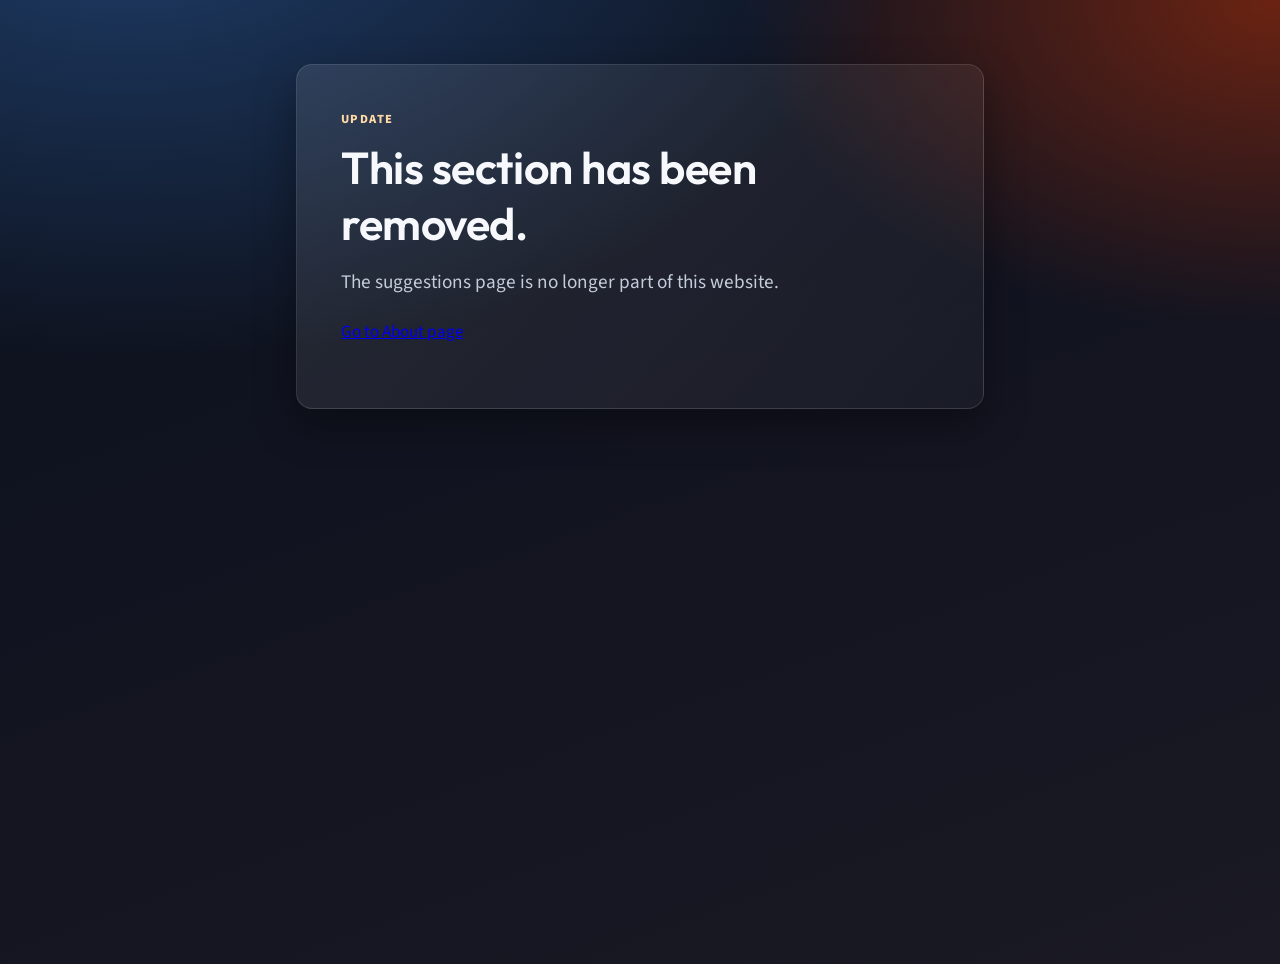
<file: feedback.html>
<!DOCTYPE html>
<html lang="en">
<head>
  <meta charset="UTF-8">
  <meta name="viewport" content="width=device-width, initial-scale=1">
  <title>Page Moved | Ahaan Jaiswal</title>
  <meta name="robots" content="noindex, nofollow">
  <link rel="preconnect" href="https://fonts.googleapis.com">
  <link rel="preconnect" href="https://fonts.gstatic.com" crossorigin>
  <link href="https://fonts.googleapis.com/css2?family=Outfit:wght@500;600;700&family=Source+Sans+3:wght@400;500;600;700&display=swap" rel="stylesheet">
  <link rel="icon" href="favicon.svg" type="image/svg+xml">
  <link rel="stylesheet" href="style.css">
</head>
<body>
  <main style="max-width:720px;margin:64px auto;padding:0 16px;">
    <section class="panel">
      <p class="eyebrow">Update</p>
      <h1>This section has been removed.</h1>
      <p class="hero-copy">The suggestions page is no longer part of this website.</p>
      <p><a href="index.html">Go to About page</a></p>
    </section>
  </main>
</body>
</html>
</file>
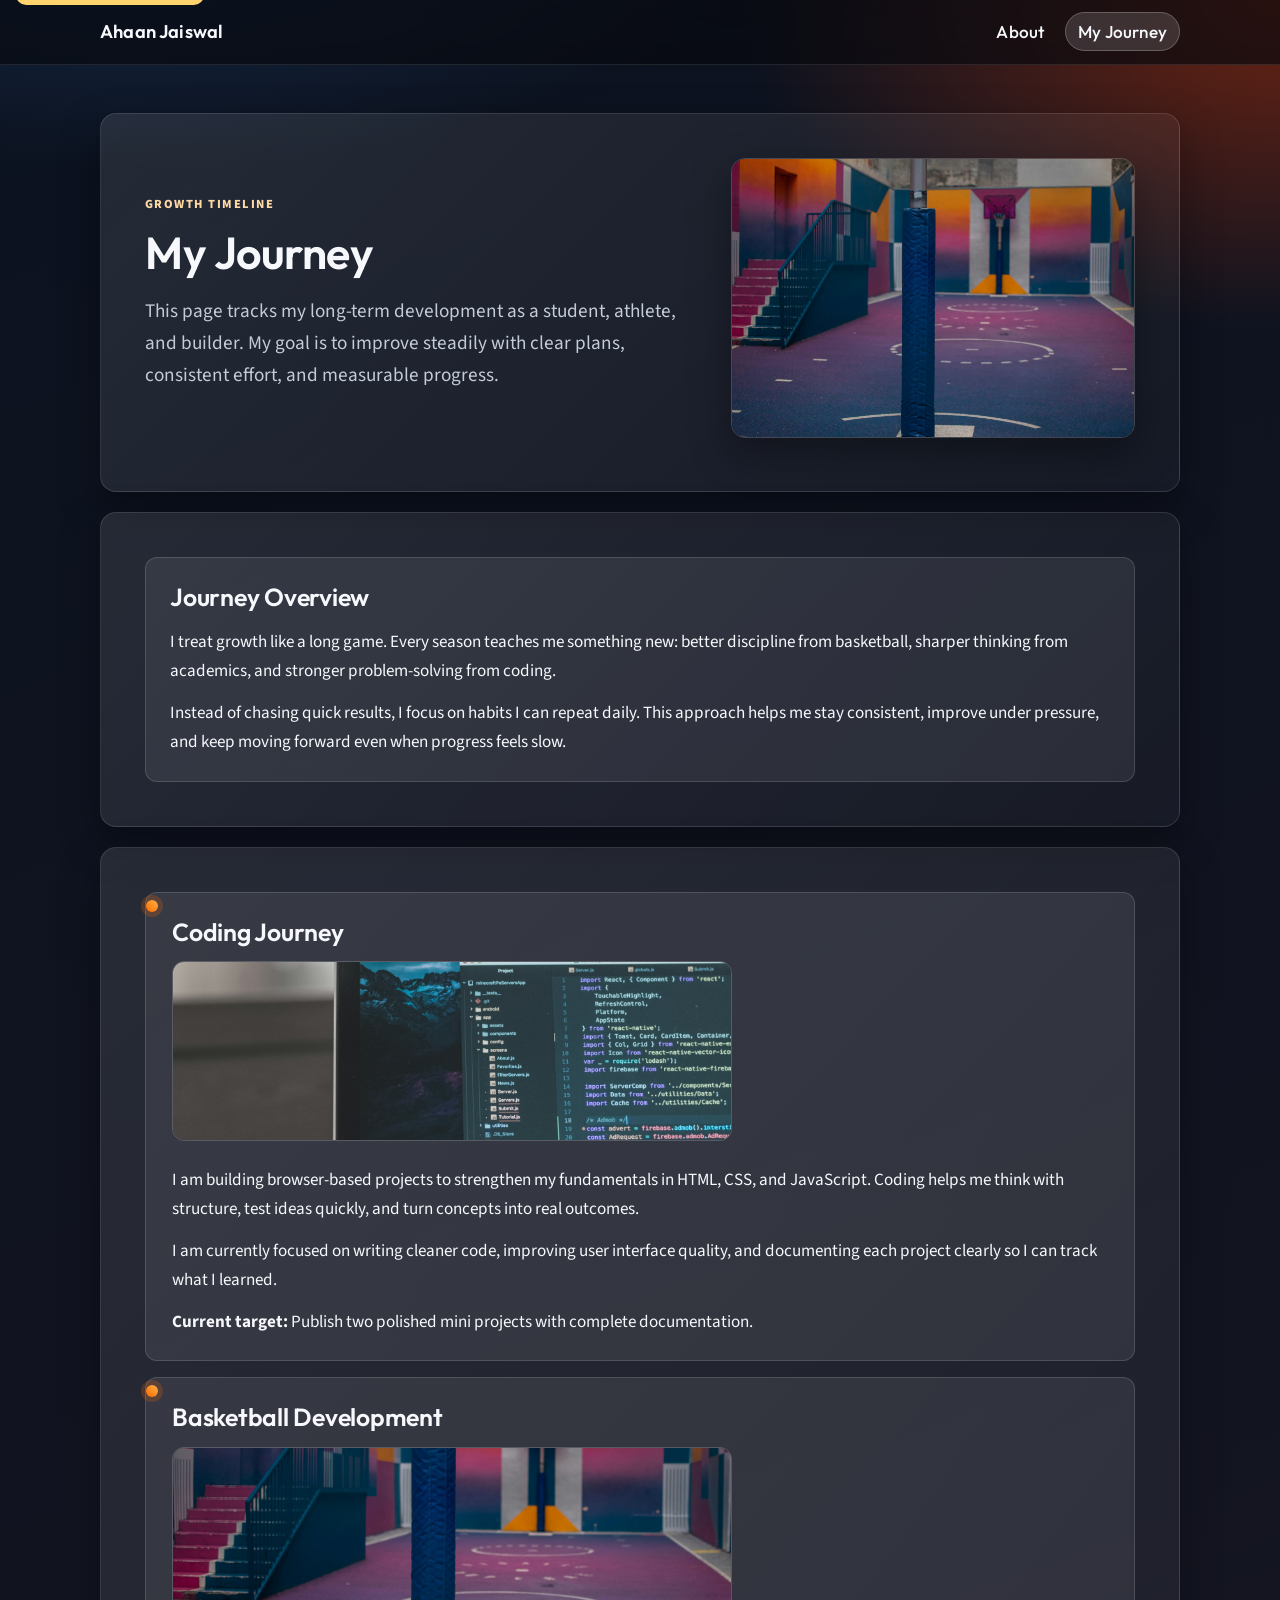
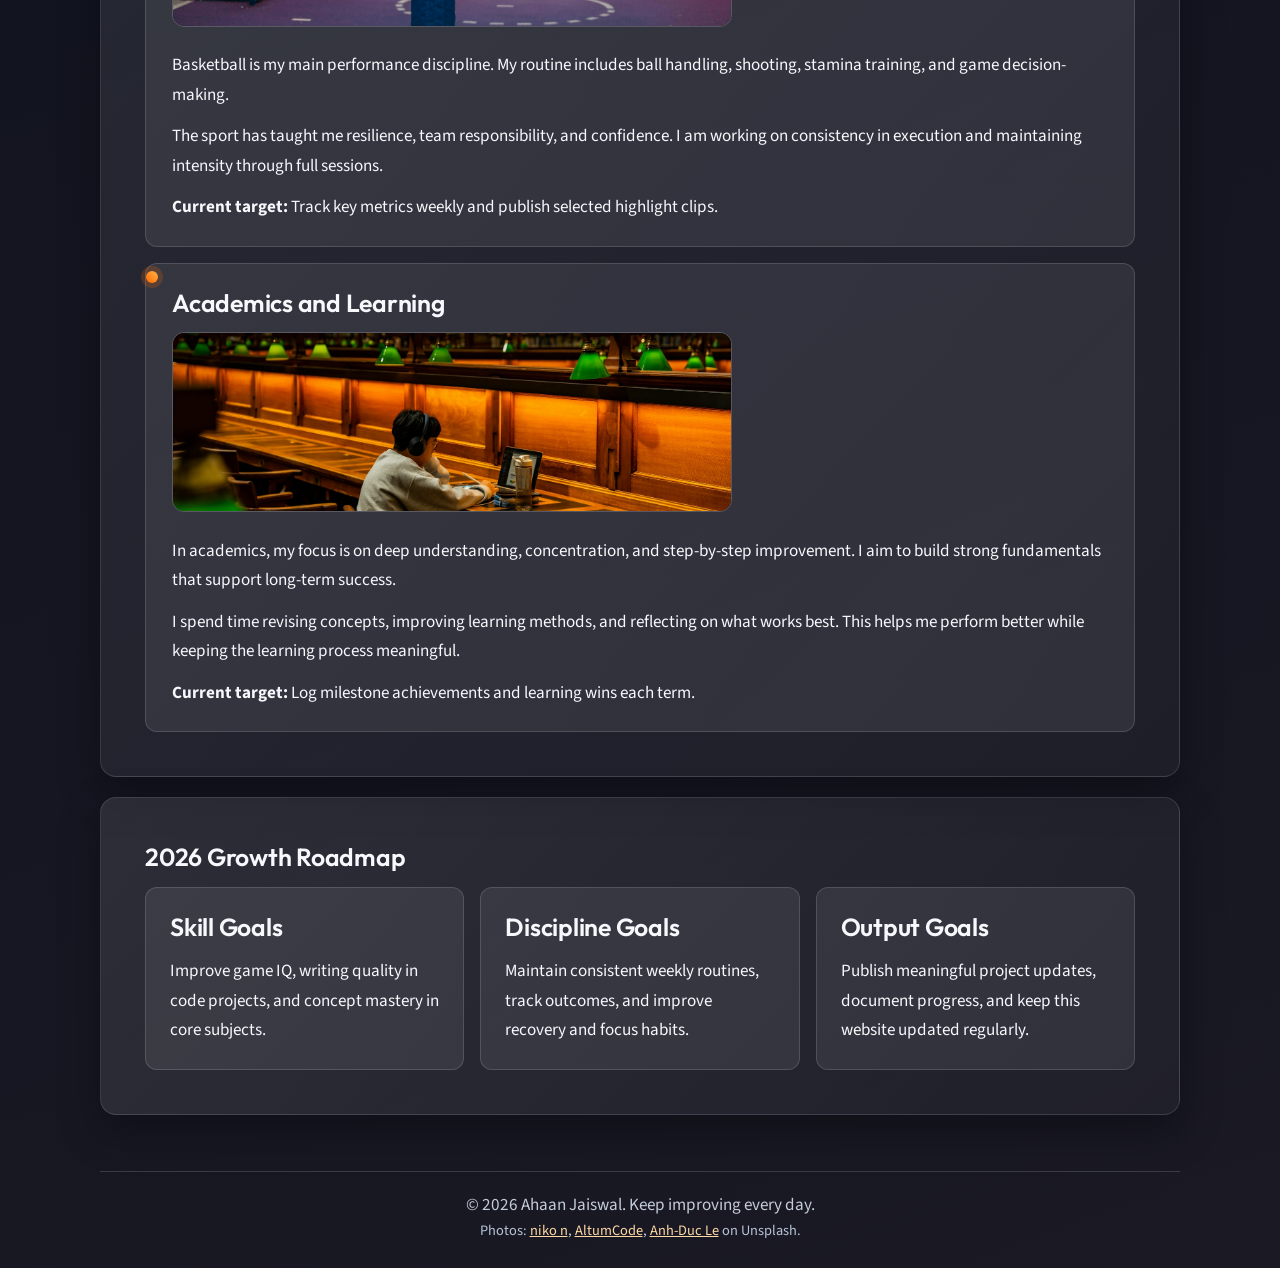
<file: journey.html>
<!DOCTYPE html>
<html lang="en">
<head>
  <meta charset="UTF-8">
  <meta name="viewport" content="width=device-width, initial-scale=1">
  <title>My Journey | Ahaan Jaiswal</title>
  <meta name="description" content="A professional snapshot of Ahaan Jaiswal's growth journey across basketball, academics, and coding with clear goals and milestones.">
  <meta name="robots" content="index, follow">
  <link rel="canonical" href="https://example.com/journey.html">
  <meta property="og:type" content="website">
  <meta property="og:title" content="My Journey | Ahaan Jaiswal">
  <meta property="og:description" content="Ahaan's growth roadmap across basketball, academics, and coding.">
  <meta property="og:url" content="https://example.com/journey.html">
  <meta name="twitter:card" content="summary_large_image">
  <meta name="twitter:title" content="My Journey | Ahaan Jaiswal">
  <meta name="twitter:description" content="Ahaan's growth roadmap across basketball, academics, and coding.">
  <link rel="preconnect" href="https://fonts.googleapis.com">
  <link rel="preconnect" href="https://fonts.gstatic.com" crossorigin>
  <link href="https://fonts.googleapis.com/css2?family=Outfit:wght@500;600;700&family=Source+Sans+3:wght@400;500;600;700&display=swap" rel="stylesheet">
  <link rel="icon" href="favicon.svg" type="image/svg+xml">
  <link rel="stylesheet" href="style.css">
</head>
<body>
  <a class="skip-link" href="#main-content">Skip to main content</a>

  <header class="site-header">
    <nav class="navbar" aria-label="Main">
      <a class="logo" href="index.html" aria-label="Ahaan Jaiswal home">Ahaan Jaiswal</a>
      <ul class="nav-links">
        <li><a href="index.html">About</a></li>
        <li><a href="journey.html" aria-current="page">My Journey</a></li>
      </ul>
    </nav>
  </header>

  <main id="main-content">
    <section class="hero panel">
      <div class="hero-layout">
        <div>
          <p class="eyebrow">Growth Timeline</p>
          <h1>My Journey</h1>
          <p class="hero-copy">
            This page tracks my long-term development as a student, athlete, and builder.
            My goal is to improve steadily with clear plans, consistent effort, and measurable progress.
          </p>
        </div>
        <figure class="hero-media">
          <img src="assets/images/journey-basketball.jpg" alt="Outdoor basketball hoop and court during golden hour" width="1600" height="1067" loading="eager">
        </figure>
      </div>
    </section>

    <section class="panel" aria-labelledby="journey-overview-heading">
      <article class="card">
        <h2 id="journey-overview-heading">Journey Overview</h2>
        <p>
          I treat growth like a long game. Every season teaches me something new: better discipline from basketball,
          sharper thinking from academics, and stronger problem-solving from coding.
        </p>
        <p>
          Instead of chasing quick results, I focus on habits I can repeat daily. This approach helps me stay
          consistent, improve under pressure, and keep moving forward even when progress feels slow.
        </p>
      </article>
    </section>

    <section class="panel" aria-label="Journey milestones">
      <div class="timeline">
        <article class="card timeline-item">
          <h2>Coding Journey</h2>
          <img class="timeline-image" src="assets/images/about-coding.jpg" alt="Coding workspace with laptop and code editor open" width="1600" height="1953" loading="lazy">
          <p>
            I am building browser-based projects to strengthen my fundamentals in HTML, CSS, and JavaScript.
            Coding helps me think with structure, test ideas quickly, and turn concepts into real outcomes.
          </p>
          <p>
            I am currently focused on writing cleaner code, improving user interface quality, and documenting
            each project clearly so I can track what I learned.
          </p>
          <p><strong>Current target:</strong> Publish two polished mini projects with complete documentation.</p>
        </article>

        <article class="card timeline-item">
          <h2>Basketball Development</h2>
          <img class="timeline-image" src="assets/images/journey-basketball.jpg" alt="Basketball hoop and court representing training goals" width="1600" height="1067" loading="lazy">
          <p>
            Basketball is my main performance discipline. My routine includes ball handling, shooting,
            stamina training, and game decision-making.
          </p>
          <p>
            The sport has taught me resilience, team responsibility, and confidence. I am working on
            consistency in execution and maintaining intensity through full sessions.
          </p>
          <p><strong>Current target:</strong> Track key metrics weekly and publish selected highlight clips.</p>
        </article>

        <article class="card timeline-item">
          <h2>Academics and Learning</h2>
          <img class="timeline-image" src="assets/images/about-study.jpg" alt="Organized study desk with notebooks and laptop" width="1600" height="1067" loading="lazy">
          <p>
            In academics, my focus is on deep understanding, concentration, and step-by-step improvement.
            I aim to build strong fundamentals that support long-term success.
          </p>
          <p>
            I spend time revising concepts, improving learning methods, and reflecting on what works best.
            This helps me perform better while keeping the learning process meaningful.
          </p>
          <p><strong>Current target:</strong> Log milestone achievements and learning wins each term.</p>
        </article>
      </div>
    </section>

    <section class="panel" aria-labelledby="roadmap-heading">
      <h2 id="roadmap-heading" class="section-title">2026 Growth Roadmap</h2>
      <div class="about-stack">
        <article class="card">
          <h2>Skill Goals</h2>
          <p>Improve game IQ, writing quality in code projects, and concept mastery in core subjects.</p>
        </article>
        <article class="card">
          <h2>Discipline Goals</h2>
          <p>Maintain consistent weekly routines, track outcomes, and improve recovery and focus habits.</p>
        </article>
        <article class="card">
          <h2>Output Goals</h2>
          <p>Publish meaningful project updates, document progress, and keep this website updated regularly.</p>
        </article>
      </div>
    </section>
  </main>

  <footer class="site-footer">
    <p>© 2026 Ahaan Jaiswal. Keep improving every day.</p>
    <p class="credit-note">
      Photos: <a href="https://unsplash.com/photos/SFUgDVSkfUM" target="_blank" rel="noopener noreferrer">niko n</a>,
      <a href="https://unsplash.com/photos/zE007SNgcdE" target="_blank" rel="noopener noreferrer">AltumCode</a>,
      <a href="https://unsplash.com/photos/K40a6VZf9R4" target="_blank" rel="noopener noreferrer">Anh-Duc Le</a> on Unsplash.
    </p>
  </footer>
</body>
</html>
</file>
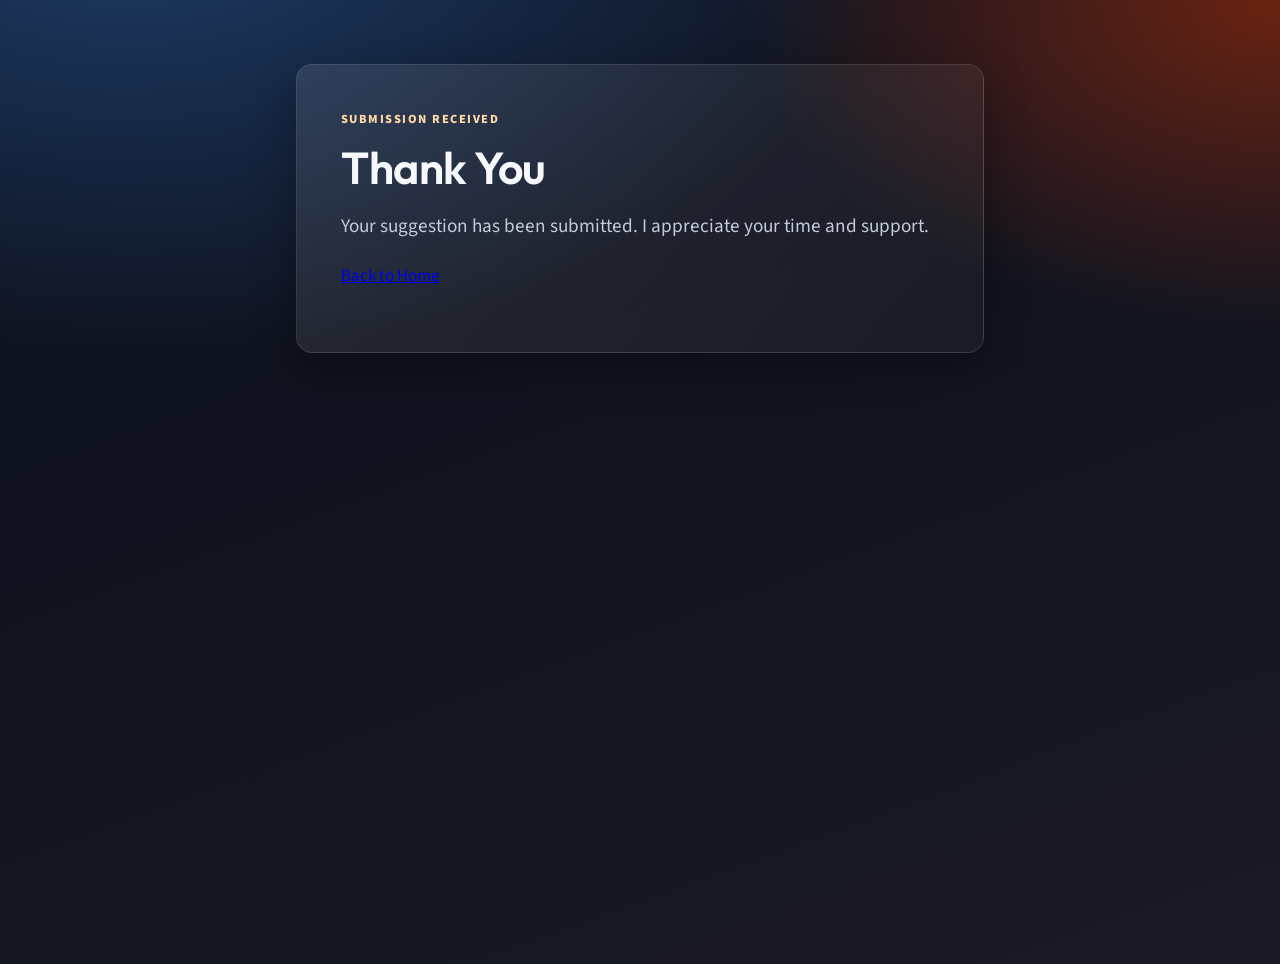
<file: thank-you.html>
<!DOCTYPE html>
<html lang="en">
<head>
  <meta charset="UTF-8">
  <meta name="viewport" content="width=device-width, initial-scale=1">
  <title>Thank You | Ahaan Jaiswal</title>
  <meta name="description" content="Thank you for sharing your suggestion.">
  <meta name="robots" content="noindex, nofollow">
  <link rel="preconnect" href="https://fonts.googleapis.com">
  <link rel="preconnect" href="https://fonts.gstatic.com" crossorigin>
  <link href="https://fonts.googleapis.com/css2?family=Outfit:wght@500;600;700&family=Source+Sans+3:wght@400;500;600;700&display=swap" rel="stylesheet">
  <link rel="icon" href="favicon.svg" type="image/svg+xml">
  <link rel="stylesheet" href="style.css">
</head>
<body>
  <main style="max-width:720px;margin:64px auto;padding:0 16px;">
    <section class="panel">
      <p class="eyebrow">Submission Received</p>
      <h1>Thank You</h1>
      <p class="hero-copy">Your suggestion has been submitted. I appreciate your time and support.</p>
      <p><a href="index.html">Back to Home</a></p>
    </section>
  </main>
</body>
</html>
</file>
<file: style.css>
:root {
  --bg: #0b121f;
  --surface: rgba(255, 255, 255, 0.08);
  --surface-strong: rgba(255, 255, 255, 0.14);
  --text: #f6f8fc;
  --muted: #c4ccda;
  --primary: #ff6a00;
  --primary-deep: #d94b00;
  --ring: #ffd36d;
  --border: rgba(255, 255, 255, 0.22);
  --shadow: 0 16px 40px rgba(0, 0, 0, 0.35);
  --radius: 16px;
  --max-width: 1080px;
}

* {
  box-sizing: border-box;
}

html,
body {
  margin: 0;
  padding: 0;
}

body {
  font-family: "Source Sans 3", "Segoe UI", sans-serif;
  font-size: 1.07rem;
  font-weight: 400;
  color: var(--text);
  line-height: 1.72;
  -webkit-font-smoothing: antialiased;
  text-rendering: optimizeLegibility;
  background:
    radial-gradient(1200px 700px at 10% -10%, #1f3d68 0%, transparent 65%),
    radial-gradient(900px 550px at 100% 0%, #6b2312 0%, transparent 60%),
    linear-gradient(160deg, #0b121f 0%, #121420 50%, #1a1924 100%);
  min-height: 100vh;
}

.skip-link {
  position: absolute;
  top: -44px;
  left: 16px;
  background: var(--ring);
  color: #111;
  padding: 10px 14px;
  border-radius: 10px;
  text-decoration: none;
  font-weight: 700;
  z-index: 2000;
}

.skip-link:focus-visible {
  top: 16px;
}

.site-header {
  position: sticky;
  top: 0;
  z-index: 1000;
  backdrop-filter: blur(10px);
  background: rgba(8, 10, 16, 0.68);
  border-bottom: 1px solid rgba(255, 255, 255, 0.1);
}

.navbar {
  width: min(var(--max-width), calc(100% - 2rem));
  margin: 0 auto;
  padding: 16px 0;
  display: flex;
  justify-content: space-between;
  align-items: center;
  gap: 1rem;
}

.logo {
  color: var(--text);
  text-decoration: none;
  font-family: "Outfit", "Source Sans 3", sans-serif;
  font-size: 1.15rem;
  font-weight: 600;
  letter-spacing: 0.01em;
}

.nav-links {
  list-style: none;
  display: flex;
  gap: 0.5rem;
  margin: 0;
  padding: 0;
  flex-wrap: wrap;
  justify-content: flex-end;
}

.nav-links a {
  color: var(--text);
  text-decoration: none;
  font-family: "Outfit", "Source Sans 3", sans-serif;
  font-weight: 500;
  letter-spacing: 0.01em;
  padding: 8px 12px;
  border-radius: 999px;
  border: 1px solid transparent;
}

.nav-links a[aria-current="page"] {
  background: var(--surface-strong);
  border-color: var(--border);
}

.nav-links a:hover {
  background: var(--surface);
}

.nav-links a:focus-visible,
.logo:focus-visible,
button:focus-visible,
input:focus-visible,
select:focus-visible,
textarea:focus-visible {
  outline: 3px solid var(--ring);
  outline-offset: 2px;
}

main {
  width: min(var(--max-width), calc(100% - 2rem));
  margin: 0 auto;
  padding: 28px 0 56px;
}

.panel {
  margin-top: 20px;
  padding: clamp(24px, 4vw, 44px);
  border: 1px solid rgba(255, 255, 255, 0.12);
  border-radius: var(--radius);
  box-shadow: var(--shadow);
  background: linear-gradient(135deg, rgba(255, 255, 255, 0.1), rgba(255, 255, 255, 0.03));
}

.hero {
  text-align: left;
}

.hero-layout {
  display: grid;
  grid-template-columns: 1.25fr 0.9fr;
  align-items: center;
  gap: 24px;
}

.hero-media {
  margin: 0;
}

.hero-media img {
  width: 100%;
  height: 280px;
  object-fit: cover;
  border-radius: 14px;
  border: 1px solid rgba(255, 255, 255, 0.18);
  box-shadow: var(--shadow);
}

.eyebrow {
  text-transform: uppercase;
  letter-spacing: 0.12em;
  font-size: 0.78rem;
  font-weight: 800;
  color: #ffd9a5;
  margin: 0;
}

h1,
h2 {
  margin: 0;
  line-height: 1.24;
  letter-spacing: -0.01em;
}

h1 {
  margin-top: 10px;
  font-family: "Outfit", "Source Sans 3", sans-serif;
  font-size: clamp(1.85rem, 4vw, 2.8rem);
  font-weight: 600;
}

h2 {
  font-family: "Outfit", "Source Sans 3", sans-serif;
  font-size: clamp(1.2rem, 2.8vw, 1.55rem);
  font-weight: 600;
}

.section-title {
  margin-bottom: 14px;
}

.hero-copy {
  margin-top: 14px;
  max-width: 62ch;
  color: var(--muted);
  font-size: clamp(1.05rem, 1.8vw, 1.2rem);
  line-height: 1.68;
}

.section-grid {
  display: grid;
  grid-template-columns: 1.6fr 1fr;
  gap: 20px;
}

.card {
  border-radius: calc(var(--radius) - 4px);
  background: var(--surface);
  border: 1px solid rgba(255, 255, 255, 0.14);
  padding: 24px;
}

.card p {
  margin: 12px 0 0;
}

.card p:first-of-type {
  margin-top: 14px;
}

.stats-card ul {
  margin: 16px 0 0;
  padding-left: 18px;
}

.stats-card li {
  margin-top: 8px;
}

.timeline {
  display: grid;
  gap: 16px;
}

.about-stack {
  display: grid;
  grid-template-columns: repeat(3, minmax(0, 1fr));
  gap: 16px;
}

.timeline-item {
  position: relative;
  padding-left: 26px;
}

.timeline-image {
  margin-top: 14px;
  width: 100%;
  max-width: 560px;
  height: 180px;
  object-fit: cover;
  border-radius: 12px;
  border: 1px solid rgba(255, 255, 255, 0.18);
}

.timeline-item::before {
  content: "";
  position: absolute;
  left: 0;
  top: 7px;
  width: 12px;
  height: 12px;
  border-radius: 50%;
  background: linear-gradient(45deg, var(--primary), #ffb347);
  box-shadow: 0 0 0 5px rgba(255, 106, 0, 0.2);
}

.form-card form {
  margin-top: 18px;
  display: grid;
  gap: 10px;
  max-width: 650px;
}

label {
  font-weight: 700;
}

input,
select,
textarea {
  width: 100%;
  border: 1px solid rgba(255, 255, 255, 0.28);
  border-radius: 10px;
  padding: 11px 12px;
  font: inherit;
  color: var(--text);
  background: rgba(0, 0, 0, 0.26);
}

textarea {
  resize: vertical;
  min-height: 120px;
}

button {
  margin-top: 6px;
  width: fit-content;
  border: 1px solid transparent;
  border-radius: 999px;
  padding: 11px 18px;
  background: linear-gradient(135deg, var(--primary), var(--primary-deep));
  color: #fff;
  font: inherit;
  font-weight: 800;
  cursor: pointer;
}

button:hover {
  filter: brightness(1.07);
}

.form-note {
  margin-top: 16px;
  color: #ffe4c4;
  font-size: 0.92rem;
}

.media-grid {
  display: grid;
  grid-template-columns: repeat(2, minmax(0, 1fr));
  gap: 16px;
}

.media-card img {
  width: 100%;
  height: 230px;
  object-fit: cover;
  border-radius: 12px;
  border: 1px solid rgba(255, 255, 255, 0.2);
}

.media-card p {
  margin-top: 12px;
}

.site-footer {
  width: min(var(--max-width), calc(100% - 2rem));
  margin: 0 auto 24px;
  border-top: 1px solid rgba(255, 255, 255, 0.15);
  padding-top: 18px;
  color: var(--muted);
}

.site-footer p {
  margin: 0;
  text-align: center;
}

.credit-note {
  margin-top: 8px;
  font-size: 0.9rem;
  color: #b8c4da;
}

.credit-note a {
  color: #ffd9a5;
}

@media (max-width: 850px) {
  .hero-layout {
    grid-template-columns: 1fr;
  }

  .section-grid {
    grid-template-columns: 1fr;
  }

  .about-stack {
    grid-template-columns: 1fr;
  }

  .media-grid {
    grid-template-columns: 1fr;
  }

  .navbar {
    flex-direction: column;
    align-items: flex-start;
  }

  .nav-links {
    width: 100%;
    justify-content: flex-start;
  }
}

@media (max-width: 560px) {
  main {
    width: calc(100% - 1.25rem);
  }

  .panel,
  .card {
    padding: 18px;
  }

  .nav-links a {
    padding: 8px 10px;
  }
}
</file>
